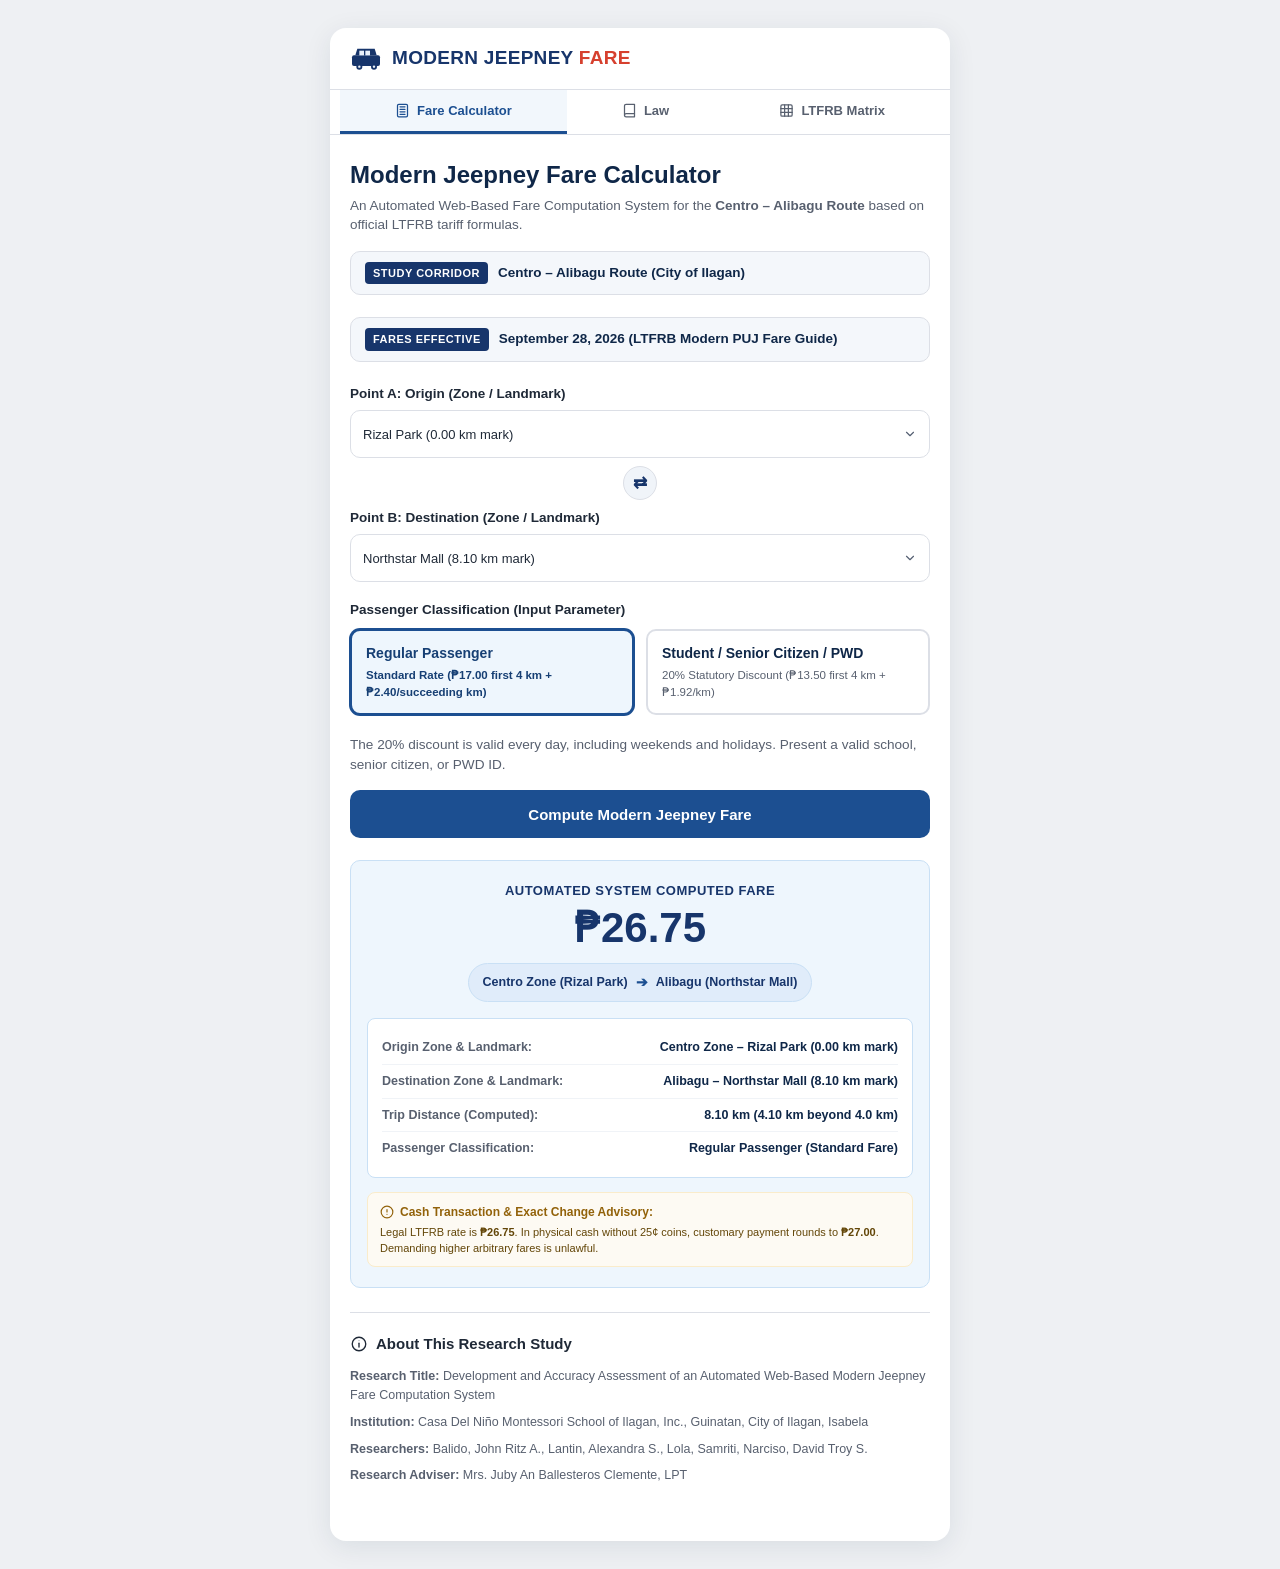
<file: index.html>
<!DOCTYPE html>
<html lang="en">
<head>
<meta charset="UTF-8">
<meta name="viewport" content="width=device-width, initial-scale=1.0">
<title>Automated Modern Jeepney Fare Computation System | Ilagan City</title>
<link rel="stylesheet" href="style.css">
</head>
<body>

<div class="page">

  <header class="site-header">
    <div class="logo">
      <svg class="logo-icon" width="32" height="28" viewBox="0 0 48 40" aria-hidden="true">
        <rect x="3" y="16" width="42" height="16" rx="3" fill="#17356b"/>
        <path d="M8 16 L11 6 H37 L40 16 Z" fill="#17356b"/>
        <rect x="14" y="9" width="7" height="7" fill="#eaf1fa"/>
        <rect x="23" y="9" width="7" height="7" fill="#eaf1fa"/>
        <circle cx="14" cy="33" r="4.5" fill="#17356b"/>
        <circle cx="14" cy="33" r="1.8" fill="#eaf1fa"/>
        <circle cx="36" cy="33" r="4.5" fill="#17356b"/>
        <circle cx="36" cy="33" r="1.8" fill="#eaf1fa"/>
      </svg>
      <span class="logo-text">MODERN JEEPNEY <span class="accent">FARE</span></span>
    </div>
  </header>

  <!-- Consistent Navigation Tabs -->
  <nav class="nav-bar" role="tablist" aria-label="Main Navigation">
    <button type="button" class="nav-tab active" role="tab" id="tab-calculator-btn" aria-selected="true" aria-controls="panel-calculator">
      <svg width="15" height="15" viewBox="0 0 24 24" fill="none" stroke="currentColor" stroke-width="2" stroke-linecap="round" stroke-linejoin="round" aria-hidden="true"><rect x="4" y="2" width="16" height="20" rx="2"/><line x1="8" y1="6" x2="16" y2="6"/><line x1="8" y1="10" x2="16" y2="10"/><line x1="8" y1="14" x2="16" y2="14"/><line x1="8" y1="18" x2="16" y2="18"/></svg>
      <span>Fare Calculator</span>
    </button>
    <button type="button" class="nav-tab" role="tab" id="tab-law-btn" aria-selected="false" aria-controls="panel-law">
      <svg width="15" height="15" viewBox="0 0 24 24" fill="none" stroke="currentColor" stroke-width="2" stroke-linecap="round" stroke-linejoin="round" aria-hidden="true"><path d="M4 19.5A2.5 2.5 0 0 1 6.5 17H20"/><path d="M6.5 2H20v20H6.5A2.5 2.5 0 0 1 4 19.5v-15A2.5 2.5 0 0 1 6.5 2z"/></svg>
      <span>Law</span>
    </button>
    <button type="button" class="nav-tab" role="tab" id="tab-matrix-btn" aria-selected="false" aria-controls="panel-matrix">
      <svg width="15" height="15" viewBox="0 0 24 24" fill="none" stroke="currentColor" stroke-width="2" stroke-linecap="round" stroke-linejoin="round" aria-hidden="true"><rect x="3" y="3" width="18" height="18" rx="2"/><line x1="3" y1="9" x2="21" y2="9"/><line x1="3" y1="15" x2="21" y2="15"/><line x1="9" y1="3" x2="9" y2="21"/><line x1="15" y1="3" x2="15" y2="21"/></svg>
      <span>LTFRB Matrix</span>
    </button>
  </nav>

  <main class="container">

    <!-- TAB 1: Fare Calculator -->
    <div id="panel-calculator" class="tab-panel active" role="tabpanel" aria-labelledby="tab-calculator-btn">
      <h1>Modern Jeepney Fare Calculator</h1>
      <p class="subtitle">An Automated Web-Based Fare Computation System for the <strong>Centro – Alibagu Route</strong> based on official LTFRB tariff formulas.</p>

      <div class="route-banner">
        <span class="banner-tag">STUDY CORRIDOR</span>
        <span class="banner-title">Centro – Alibagu Route (City of Ilagan)</span>
      </div>

      <div class="route-banner">
        <span class="banner-tag">FARES EFFECTIVE</span>
        <span class="banner-title">September 28, 2026 (LTFRB Modern PUJ Fare Guide)</span>
      </div>

      <form id="fare-form" novalidate>
        <div class="zone-grid">
          
          <!-- Origin Selection -->
          <div class="zone-field">
            <label for="origin">Point A: Origin (Zone / Landmark)</label>
            <div class="input-wrap">
              <select id="origin" name="origin">
                <optgroup label="Centro Zone">
                  <option value="0" selected>Rizal Park (0.00 km mark)</option>
                  <option value="1">Ilagan City Hall (0.64 km mark)</option>
                  <option value="2">Paguirigan Memorial Park (0.95 km mark)</option>
                </optgroup>
                <optgroup label="Guinatan">
                  <option value="3">Casa del Niño Montessori School of Ilagan (1.90 km mark)</option>
                  <option value="4">Brgy. Guinatan Covered Court (2.49 km mark)</option>
                </optgroup>
                <optgroup label="Calamagui 2nd">
                  <option value="5">Puregold Ilagan Isabela (3.30 km mark)</option>
                  <option value="6">Robinsons Supermarket Ilagan (3.95 km mark)</option>
                </optgroup>
                <optgroup label="Baligatan">
                  <option value="7">Isabela Doctor's General Hospital (IDGH) (5.30 km mark)</option>
                </optgroup>
                <optgroup label="Alibagu">
                  <option value="8">Queen Isabela Park (6.95 km mark)</option>
                  <option value="9">Northstar Mall (8.10 km mark)</option>
                </optgroup>
              </select>
            </div>
          </div>

          <div class="swap-wrap">
            <button type="button" id="swap-btn" class="swap-btn" title="Swap Origin and Destination" aria-label="Swap Origin and Destination">⇄</button>
          </div>

          <!-- Destination Selection -->
          <div class="zone-field">
            <label for="destination">Point B: Destination (Zone / Landmark)</label>
            <div class="input-wrap">
              <select id="destination" name="destination">
                <optgroup label="Centro Zone">
                  <option value="0">Rizal Park (0.00 km mark)</option>
                  <option value="1">Ilagan City Hall (0.64 km mark)</option>
                  <option value="2">Paguirigan Memorial Park (0.95 km mark)</option>
                </optgroup>
                <optgroup label="Guinatan">
                  <option value="3">Casa del Niño Montessori School of Ilagan (1.90 km mark)</option>
                  <option value="4">Brgy. Guinatan Covered Court (2.49 km mark)</option>
                </optgroup>
                <optgroup label="Calamagui 2nd">
                  <option value="5">Puregold Ilagan Isabela (3.30 km mark)</option>
                  <option value="6">Robinsons Supermarket Ilagan (3.95 km mark)</option>
                </optgroup>
                <optgroup label="Baligatan">
                  <option value="7">Isabela Doctor's General Hospital (IDGH) (5.30 km mark)</option>
                </optgroup>
                <optgroup label="Alibagu">
                  <option value="8">Queen Isabela Park (6.95 km mark)</option>
                  <option value="9" selected>Northstar Mall (8.10 km mark)</option>
                </optgroup>
              </select>
            </div>
          </div>
        </div>

        <!-- Passenger Classification -->
        <label class="passenger-section-label">Passenger Classification (Input Parameter)</label>
        <div class="passenger-type-container">
          <div class="passenger-btn-group" role="radiogroup" aria-label="Passenger Classification">
            <label class="passenger-radio-label active" id="label-regular">
              <input type="radio" name="passenger-type" value="regular" checked>
              <span class="radio-title">Regular Passenger</span>
              <span class="radio-desc">Standard Rate (₱17.00 first 4 km + ₱2.40/succeeding km)</span>
            </label>
            <label class="passenger-radio-label" id="label-discounted">
              <input type="radio" name="passenger-type" value="discounted">
              <span class="radio-title">Student / Senior Citizen / PWD</span>
              <span class="radio-desc">20% Statutory Discount (₱13.50 first 4 km + ₱1.92/km)</span>
            </label>
          </div>
        </div>
        <p class="subtitle" style="font-size:0.85rem;margin-top:8px;">The 20% discount is valid every day, including weekends and holidays. Present a valid school, senior citizen, or PWD ID.</p>

        <button type="submit" class="calc-btn">Compute Modern Jeepney Fare</button>
      </form>

      <!-- Computed Output Section -->
      <div class="result" id="result" aria-live="polite">
        <p class="result-label">Automated System Computed Fare</p>
        <p class="result-amount" id="fare-amount">₱24.00</p>

        <div class="zone-trip-summary" id="zone-trip-summary">
          <div class="summary-badge">
            <span class="badge-point" id="badge-point-a">Point A</span>
            <span class="badge-arrow">➔</span>
            <span class="badge-point" id="badge-point-b">Point B</span>
          </div>
        </div>

        <div class="result-details">
          <div class="detail-row">
            <span class="detail-key">Origin Zone & Landmark:</span>
            <span class="detail-val" id="detail-point-a">—</span>
          </div>
          <div class="detail-row">
            <span class="detail-key">Destination Zone & Landmark:</span>
            <span class="detail-val" id="detail-point-b">—</span>
          </div>
          <div class="detail-row">
            <span class="detail-key">Trip Distance (Computed):</span>
            <span class="detail-val" id="detail-distance">—</span>
          </div>
          <div class="detail-row">
            <span class="detail-key">Passenger Classification:</span>
            <span class="detail-val" id="detail-passenger">—</span>
          </div>
        </div>

        <!-- NEW: Cash-Handling & Overcharge Advisory Card -->
        <div class="cash-advisory-card" id="cash-advisory-card">
          <p class="advisory-title">
            <svg width="14" height="14" viewBox="0 0 24 24" fill="none" stroke="currentColor" stroke-width="2" stroke-linecap="round" stroke-linejoin="round" aria-hidden="true"><circle cx="12" cy="12" r="10"/><line x1="12" y1="8" x2="12" y2="12"/><line x1="12" y1="16" x2="12.01" y2="16"/></svg>
            Cash Transaction & Exact Change Advisory:
          </p>
          <p class="advisory-desc" id="advisory-text">
            Under <strong>Republic Act No. 10909 (No Shortchanging Act)</strong>, service providers must give exact change. If 25¢ coins are unavailable, customary cash rounding rounds down to protect consumers. Charging whole-peso roundups (e.g. ₱20) is unlawful.
          </p>
        </div>
      </div>

      <!-- Research Metadata Section -->
      <div class="info-section">
        <h2>
          <svg viewBox="0 0 24 24" width="18" height="18" fill="none" stroke="currentColor" stroke-width="1.8" stroke-linecap="round" stroke-linejoin="round" aria-hidden="true"><circle cx="12" cy="12" r="9"/><line x1="12" y1="11" x2="12" y2="16"/><circle cx="12" cy="7.6" r="0.6" fill="currentColor" stroke="none"/></svg>
          About This Research Study
        </h2>
        <p class="study-item"><strong>Research Title:</strong> Development and Accuracy Assessment of an Automated Web-Based Modern Jeepney Fare Computation System</p>
        <p class="study-item"><strong>Institution:</strong> Casa Del Niño Montessori School of Ilagan, Inc., Guinatan, City of Ilagan, Isabela</p>
        <p class="study-item"><strong>Researchers:</strong> Balido, John Ritz A., Lantin, Alexandra S., Lola, Samriti, Narciso, David Troy S.</p>
        <p class="study-item"><strong>Research Adviser:</strong> Mrs. Juby An Ballesteros Clemente, LPT</p>
      </div>
    </div>

    <!-- TAB 2: Law -->
    <div id="panel-law" class="tab-panel" role="tabpanel" aria-labelledby="tab-law-btn" hidden>
      <h1>Relevant Transportation Laws & Policies</h1>
      <p class="subtitle">Official Philippine statutory mandates and LTFRB orders governing modern public utility jeepney (PUJ) fare structures, passenger discounts, and consumer rights.</p>

      <div class="route-banner">
        <span class="banner-tag">LEGAL BASIS</span>
        <span class="banner-title">Statutory Discount Privileges & Consumer Rights</span>
      </div>

      <!-- Fact-Check Buttons Card for Law -->
      <div class="official-actions-card">
        <p class="actions-title">Official Government Fact-Checking Portals</p>
        <p class="actions-desc">Verify statutory provisions, legal gazettes, and LTFRB nationwide fare guidelines on official government portals:</p>
        <div class="btn-group-actions">
          <a href="https://www.officialgazette.gov.ph" target="_blank" rel="noopener noreferrer" class="official-btn">
            <svg width="14" height="14" viewBox="0 0 24 24" fill="none" stroke="currentColor" stroke-width="2" stroke-linecap="round" stroke-linejoin="round" aria-hidden="true"><path d="M18 13v6a2 2 0 0 1-2 2H5a2 2 0 0 1-2-2V8a2 2 0 0 1 2-2h6"/><polyline points="15 3 21 3 21 9"/><line x1="10" y1="14" x2="21" y2="3"/></svg>
            <span>Visit Official Gazette Website</span>
          </a>
          <a href="https://ltfrb.gov.ph" target="_blank" rel="noopener noreferrer" class="official-btn official-btn-secondary">
            <svg width="14" height="14" viewBox="0 0 24 24" fill="none" stroke="currentColor" stroke-width="2" stroke-linecap="round" stroke-linejoin="round" aria-hidden="true"><path d="M18 13v6a2 2 0 0 1-2 2H5a2 2 0 0 1-2-2V8a2 2 0 0 1 2-2h6"/><polyline points="15 3 21 3 21 9"/><line x1="10" y1="14" x2="21" y2="3"/></svg>
            <span>Visit Official LTFRB Website</span>
          </a>
        </div>
      </div>

      <!-- NEW: REPUBLIC ACT NO. 10909 (NO SHORTCHANGING ACT) -->
      <div class="law-card">
        <div class="law-card-header">
          <span class="banner-tag">REPUBLIC ACT NO. 10909</span>
          <h2 class="law-title">No Shortchanging Act of 2016</h2>
        </div>
        <p class="law-desc">Mandates that all businesses and service providers (including public transport) must give exact change to consumers. It explicitly prohibits withholding change or rounding up fares due to a lack of small coins.</p>
        <div class="law-details">
          <div class="detail-row">
            <span class="detail-key">Mandate:</span>
            <span class="detail-val">Duty to give exact change without waiting to be asked (Sec. 4a)</span>
          </div>
          <div class="detail-row">
            <span class="detail-key">Prohibited Excuse:</span>
            <span class="detail-val">Lack of coins/small bills is NOT an excuse to shortchange (Sec. 4b)</span>
          </div>
          <div class="detail-row">
            <span class="detail-key">Enforcement:</span>
            <span class="detail-val">Fines from ₱500 to ₱25,000 and suspension of operating permits</span>
          </div>
        </div>
        <div class="law-action-wrap">
          <a href="https://www.officialgazette.gov.ph/2016/07/21/republic-act-no-10909/" target="_blank" rel="noopener noreferrer" class="law-cite-link">
            <svg width="13" height="13" viewBox="0 0 24 24" fill="none" stroke="currentColor" stroke-width="2" stroke-linecap="round" stroke-linejoin="round" aria-hidden="true"><path d="M18 13v6a2 2 0 0 1-2 2H5a2 2 0 0 1-2-2V8a2 2 0 0 1 2-2h6"/><polyline points="15 3 21 3 21 9"/><line x1="10" y1="14" x2="21" y2="3"/></svg>
            <span>Official Gazette Citation: Republic Act No. 10909</span>
          </a>
        </div>
      </div>

      <div class="law-card">
        <div class="law-card-header">
          <span class="banner-tag">REPUBLIC ACT NO. 11314</span>
          <h2 class="law-title">Student Fare Discount Act</h2>
        </div>
        <p class="law-desc">Enacted on April 17, 2019, institutionalizing the grant of a statutory twenty percent (20%) discount on domestic public transportation utilities for Filipino students.</p>
        <div class="law-details">
          <div class="detail-row">
            <span class="detail-key">Statutory Discount:</span>
            <span class="detail-val">20% off approved regular fare</span>
          </div>
          <div class="detail-row">
            <span class="detail-key">Coverage:</span>
            <span class="detail-val">Elementary, secondary, technical-vocational, and undergraduate students</span>
          </div>
          <div class="detail-row">
            <span class="detail-key">Validity:</span>
            <span class="detail-val">Everyday, including weekends, summer breaks, and legal holidays</span>
          </div>
        </div>
        <div class="law-action-wrap">
          <a href="https://www.officialgazette.gov.ph/2019/04/17/republic-act-no-11314/" target="_blank" rel="noopener noreferrer" class="law-cite-link">
            <svg width="13" height="13" viewBox="0 0 24 24" fill="none" stroke="currentColor" stroke-width="2" stroke-linecap="round" stroke-linejoin="round" aria-hidden="true"><path d="M18 13v6a2 2 0 0 1-2 2H5a2 2 0 0 1-2-2V8a2 2 0 0 1 2-2h6"/><polyline points="15 3 21 3 21 9"/><line x1="10" y1="14" x2="21" y2="3"/></svg>
            <span>Official Gazette Citation: Republic Act No. 11314</span>
          </a>
        </div>
      </div>

      <div class="law-card">
        <div class="law-card-header">
          <span class="banner-tag">REPUBLIC ACT NO. 9994</span>
          <h2 class="law-title">Expanded Senior Citizens Act of 2010</h2>
        </div>
        <p class="law-desc">Grants resident Filipino senior citizens aged sixty (60) years and above a mandatory 20% discount and Value Added Tax (VAT) exemption on public land transportation fares.</p>
        <div class="law-details">
          <div class="detail-row">
            <span class="detail-key">Statutory Discount:</span>
            <span class="detail-val">20% off approved regular fare</span>
          </div>
          <div class="detail-row">
            <span class="detail-key">Eligible Beneficiaries:</span>
            <span class="detail-val">Filipino citizens aged 60 years old and above</span>
          </div>
        </div>
        <div class="law-action-wrap">
          <a href="https://www.officialgazette.gov.ph/2010/02/15/republic-act-no-9994/" target="_blank" rel="noopener noreferrer" class="law-cite-link">
            <svg width="13" height="13" viewBox="0 0 24 24" fill="none" stroke="currentColor" stroke-width="2" stroke-linecap="round" stroke-linejoin="round" aria-hidden="true"><path d="M18 13v6a2 2 0 0 1-2 2H5a2 2 0 0 1-2-2V8a2 2 0 0 1 2-2h6"/><polyline points="15 3 21 3 21 9"/><line x1="10" y1="14" x2="21" y2="3"/></svg>
            <span>Official Gazette Citation: Republic Act No. 9994</span>
          </a>
        </div>
      </div>

      <div class="law-card">
        <div class="law-card-header">
          <span class="banner-tag">REPUBLIC ACT NO. 7277 / RA 10754</span>
          <h2 class="law-title">Magna Carta for Persons with Disability (PWD)</h2>
        </div>
        <p class="law-desc">Provides equal rights and privileges for persons with disabilities, mandating at least a 20% fare discount on all public transport services throughout the Philippines.</p>
        <div class="law-details">
          <div class="detail-row">
            <span class="detail-key">Statutory Discount:</span>
            <span class="detail-val">At least 20% off approved regular fare</span>
          </div>
          <div class="detail-row">
            <span class="detail-key">Eligible Beneficiaries:</span>
            <span class="detail-val">Persons with registered physical, sensory, or mental disabilities</span>
          </div>
        </div>
        <div class="law-action-wrap">
          <a href="https://www.officialgazette.gov.ph/2016/03/23/republic-act-no-10754/" target="_blank" rel="noopener noreferrer" class="law-cite-link">
            <svg width="13" height="13" viewBox="0 0 24 24" fill="none" stroke="currentColor" stroke-width="2" stroke-linecap="round" stroke-linejoin="round" aria-hidden="true"><path d="M18 13v6a2 2 0 0 1-2 2H5a2 2 0 0 1-2-2V8a2 2 0 0 1 2-2h6"/><polyline points="15 3 21 3 21 9"/><line x1="10" y1="14" x2="21" y2="3"/></svg>
            <span>Official Gazette Citation: Republic Act No. 10754</span>
          </a>
        </div>
      </div>

      <div class="law-card">
        <div class="law-card-header">
          <span class="banner-tag">LTFRB MC NO. 2017-024</span>
          <h2 class="law-title">Continuous Grant of Student Discounts</h2>
        </div>
        <p class="law-desc">Reiterates that public utility vehicle operators and drivers must grant the 20% student fare discount daily throughout the entire calendar year.</p>
        <div class="law-details">
          <div class="detail-row">
            <span class="detail-key">Implementation:</span>
            <span class="detail-val">Effective 7 days a week, including weekends and holidays</span>
          </div>
        </div>
        <div class="law-action-wrap">
          <a href="https://ltfrb.gov.ph" target="_blank" rel="noopener noreferrer" class="law-cite-link">
            <svg width="13" height="13" viewBox="0 0 24 24" fill="none" stroke="currentColor" stroke-width="2" stroke-linecap="round" stroke-linejoin="round" aria-hidden="true"><path d="M18 13v6a2 2 0 0 1-2 2H5a2 2 0 0 1-2-2V8a2 2 0 0 1 2-2h6"/><polyline points="15 3 21 3 21 9"/><line x1="10" y1="14" x2="21" y2="3"/></svg>
            <span>LTFRB Official Portal Verification</span>
          </a>
        </div>
      </div>

      <div class="law-card">
        <div class="law-card-header">
          <span class="banner-tag">LTFRB TARIFF GUIDELINES</span>
          <h2 class="law-title">Quarter-Peso Rounding Policy</h2>
        </div>
        <p class="law-desc">Specifies the official tariff formula and rounding methodology applied to computed public utility jeepney fares.</p>
        <div class="law-details">
          <div class="detail-row">
            <span class="detail-key">Rounding Standard:</span>
            <span class="detail-val">Officially rounded off to the nearest 25 centavos (₱0.25)</span>
          </div>
          <div class="detail-row">
            <span class="detail-key">Mandatory Display:</span>
            <span class="detail-val">Official LTFRB Fare Matrix must be conspicuously posted inside the PUJ</span>
          </div>
        </div>
        <div class="law-action-wrap">
          <a href="https://ltfrb.gov.ph" target="_blank" rel="noopener noreferrer" class="law-cite-link">
            <svg width="13" height="13" viewBox="0 0 24 24" fill="none" stroke="currentColor" stroke-width="2" stroke-linecap="round" stroke-linejoin="round" aria-hidden="true"><path d="M18 13v6a2 2 0 0 1-2 2H5a2 2 0 0 1-2-2V8a2 2 0 0 1 2-2h6"/><polyline points="15 3 21 3 21 9"/><line x1="10" y1="14" x2="21" y2="3"/></svg>
            <span>LTFRB Tariff Orders & Guidelines</span>
          </a>
        </div>
      </div>
    </div>

    <!-- TAB 3: Copy of LTFRB Matrix -->
    <div id="panel-matrix" class="tab-panel" role="tabpanel" aria-labelledby="tab-matrix-btn" hidden>
      <h1>LTFRB Fare Matrix</h1>
      <p class="subtitle">Complete reference copy of the Aircon Modern and Electric PUJ General Fare Guide issued by the Land Transportation Franchising and Regulatory Board.</p>

      <div class="route-banner">
        <span class="banner-tag">OFFICIAL MATRIX</span>
        <span class="banner-title">Aircon Modern & Electric PUJ General Fare Guide</span>
      </div>

      <!-- Fact-Check Buttons Card for Matrix -->
      <div class="official-actions-card">
        <p class="actions-title">Official Document Verification & Source</p>
        <p class="actions-desc">View the official scanned PDF copy of the LTFRB Fare Matrix or visit the official LTFRB portal to fact-check:</p>
        <div class="btn-group-actions">
          <a href="https://drive.google.com/file/d/1xBNN-_KPeCwPeeYd4cAx1UtB2wMbA9NO/view" target="_blank" rel="noopener noreferrer" class="official-btn">
            <svg width="14" height="14" viewBox="0 0 24 24" fill="none" stroke="currentColor" stroke-width="2" stroke-linecap="round" stroke-linejoin="round" aria-hidden="true"><path d="M14 2H6a2 2 0 0 0-2 2v16a2 2 0 0 0 2 2h12a2 2 0 0 0 2-2V8z"/><polyline points="14 2 14 8 20 8"/><line x1="16" y1="13" x2="8" y2="13"/><line x1="16" y1="17" x2="8" y2="17"/><polyline points="10 9 9 9 8 9"/></svg>
            <span>Open Official LTFRB Matrix Copy</span>
          </a>
          <a href="https://ltfrb.gov.ph" target="_blank" rel="noopener noreferrer" class="official-btn official-btn-secondary">
            <svg width="14" height="14" viewBox="0 0 24 24" fill="none" stroke="currentColor" stroke-width="2" stroke-linecap="round" stroke-linejoin="round" aria-hidden="true"><path d="M18 13v6a2 2 0 0 1-2 2H5a2 2 0 0 1-2-2V8a2 2 0 0 1 2-2h6"/><polyline points="15 3 21 3 21 9"/><line x1="10" y1="14" x2="21" y2="3"/></svg>
            <span>Visit Official LTFRB Website</span>
          </a>
        </div>
      </div>

      <div class="matrix-sheet">
        <div class="matrix-official-banner">
          <p class="matrix-gov-text">Republic of the Philippines • Department of Transportation</p>
          <h2 class="matrix-agency-text">LAND TRANSPORTATION FRANCHISING AND REGULATORY BOARD</h2>
          <p class="matrix-address">East Avenue, Quezon City</p>
          <div class="matrix-badge-wrap">
            <span class="summary-badge">Effective Date: September 28, 2026</span>
          </div>
        </div>

        <div class="matrix-grid">
          
          <!-- Column 1: Kms 1 to 25 -->
          <div class="matrix-table-wrap">
            <table class="matrix-table" aria-label="LTFRB Fare Matrix Part 1: Distances 1 to 25 km">
              <thead>
                <tr>
                  <th rowspan="2" class="col-dist">Distance<br>(kms.)</th>
                  <th colspan="2" class="th-main">OLD FARE RATE</th>
                  <th colspan="2" class="th-main">NEW FARE RATE</th>
                </tr>
                <tr>
                  <th class="th-sub">Regular</th>
                  <th class="th-sub">Student /<br>Elderly /<br>PWD</th>
                  <th class="th-sub">Regular</th>
                  <th class="th-sub">Student /<br>Elderly /<br>PWD</th>
                </tr>
              </thead>
              <tbody>
                <tr><td class="col-dist">1</td><td>15.00</td><td>12.00</td><td class="col-new">17.00</td><td class="col-new">13.50</td></tr>
                <tr><td class="col-dist">2</td><td>15.00</td><td>12.00</td><td class="col-new">17.00</td><td class="col-new">13.50</td></tr>
                <tr><td class="col-dist">3</td><td>15.00</td><td>12.00</td><td class="col-new">17.00</td><td class="col-new">13.50</td></tr>
                <tr><td class="col-dist">4</td><td>15.00</td><td>12.00</td><td class="col-new">17.00</td><td class="col-new">13.50</td></tr>
                <tr><td class="col-dist">5</td><td>17.25</td><td>13.75</td><td class="col-new">19.50</td><td class="col-new">15.50</td></tr>
                <tr><td class="col-dist">6</td><td>19.50</td><td>15.50</td><td class="col-new">21.75</td><td class="col-new">17.50</td></tr>
                <tr><td class="col-dist">7</td><td>21.50</td><td>17.25</td><td class="col-new">24.25</td><td class="col-new">19.25</td></tr>
                <tr><td class="col-dist">8</td><td>23.75</td><td>19.00</td><td class="col-new">26.50</td><td class="col-new">21.25</td></tr>
                <tr><td class="col-dist">9</td><td>26.00</td><td>20.75</td><td class="col-new">29.00</td><td class="col-new">23.25</td></tr>
                <tr><td class="col-dist">10</td><td>28.25</td><td>22.50</td><td class="col-new">31.50</td><td class="col-new">25.00</td></tr>
                <tr><td class="col-dist">11</td><td>30.50</td><td>24.25</td><td class="col-new">33.75</td><td class="col-new">27.00</td></tr>
                <tr><td class="col-dist">12</td><td>32.50</td><td>26.00</td><td class="col-new">36.25</td><td class="col-new">29.00</td></tr>
                <tr><td class="col-dist">13</td><td>34.75</td><td>27.75</td><td class="col-new">38.50</td><td class="col-new">31.00</td></tr>
                <tr><td class="col-dist">14</td><td>37.00</td><td>29.50</td><td class="col-new">41.00</td><td class="col-new">32.75</td></tr>
                <tr><td class="col-dist">15</td><td>39.25</td><td>31.25</td><td class="col-new">43.50</td><td class="col-new">34.75</td></tr>
                <tr><td class="col-dist">16</td><td>41.50</td><td>33.00</td><td class="col-new">45.75</td><td class="col-new">36.75</td></tr>
                <tr><td class="col-dist">17</td><td>43.50</td><td>35.00</td><td class="col-new">48.25</td><td class="col-new">38.50</td></tr>
                <tr><td class="col-dist">18</td><td>45.75</td><td>36.75</td><td class="col-new">50.50</td><td class="col-new">40.50</td></tr>
                <tr><td class="col-dist">19</td><td>48.00</td><td>38.50</td><td class="col-new">53.00</td><td class="col-new">42.50</td></tr>
                <tr><td class="col-dist">20</td><td>50.25</td><td>40.25</td><td class="col-new">55.50</td><td class="col-new">44.25</td></tr>
                <tr><td class="col-dist">21</td><td>52.50</td><td>42.00</td><td class="col-new">57.75</td><td class="col-new">46.25</td></tr>
                <tr><td class="col-dist">22</td><td>54.50</td><td>43.75</td><td class="col-new">60.25</td><td class="col-new">48.25</td></tr>
                <tr><td class="col-dist">23</td><td>56.75</td><td>45.50</td><td class="col-new">62.50</td><td class="col-new">50.00</td></tr>
                <tr><td class="col-dist">24</td><td>59.00</td><td>47.25</td><td class="col-new">65.00</td><td class="col-new">52.00</td></tr>
                <tr><td class="col-dist">25</td><td>61.25</td><td>49.00</td><td class="col-new">67.50</td><td class="col-new">54.00</td></tr>
              </tbody>
            </table>
          </div>

          <!-- Column 2: Kms 26 to 50 -->
          <div class="matrix-table-wrap">
            <table class="matrix-table" aria-label="LTFRB Fare Matrix Part 2: Distances 26 to 50 km">
              <thead>
                <tr>
                  <th rowspan="2" class="col-dist">Distance<br>(kms.)</th>
                  <th colspan="2" class="th-main">OLD FARE RATE</th>
                  <th colspan="2" class="th-main">NEW FARE RATE</th>
                </tr>
                <tr>
                  <th class="th-sub">Regular</th>
                  <th class="th-sub">Student /<br>Elderly /<br>PWD</th>
                  <th class="th-sub">Regular</th>
                  <th class="th-sub">Student /<br>Elderly /<br>PWD</th>
                </tr>
              </thead>
              <tbody>
                <tr><td class="col-dist">26</td><td>63.50</td><td>50.75</td><td class="col-new">69.75</td><td class="col-new">55.75</td></tr>
                <tr><td class="col-dist">27</td><td>65.50</td><td>52.50</td><td class="col-new">72.25</td><td class="col-new">57.75</td></tr>
                <tr><td class="col-dist">28</td><td>67.75</td><td>54.25</td><td class="col-new">74.50</td><td class="col-new">59.75</td></tr>
                <tr><td class="col-dist">29</td><td>70.00</td><td>56.00</td><td class="col-new">77.00</td><td class="col-new">61.50</td></tr>
                <tr><td class="col-dist">30</td><td>72.25</td><td>57.75</td><td class="col-new">79.50</td><td class="col-new">63.50</td></tr>
                <tr><td class="col-dist">31</td><td>74.50</td><td>59.50</td><td class="col-new">81.75</td><td class="col-new">65.50</td></tr>
                <tr><td class="col-dist">32</td><td>76.50</td><td>61.25</td><td class="col-new">84.25</td><td class="col-new">67.25</td></tr>
                <tr><td class="col-dist">33</td><td>78.75</td><td>63.00</td><td class="col-new">86.50</td><td class="col-new">69.25</td></tr>
                <tr><td class="col-dist">34</td><td>81.00</td><td>64.75</td><td class="col-new">89.00</td><td class="col-new">71.25</td></tr>
                <tr><td class="col-dist">35</td><td>83.25</td><td>66.50</td><td class="col-new">91.50</td><td class="col-new">73.00</td></tr>
                <tr><td class="col-dist">36</td><td>85.50</td><td>68.25</td><td class="col-new">93.75</td><td class="col-new">75.00</td></tr>
                <tr><td class="col-dist">37</td><td>87.50</td><td>70.00</td><td class="col-new">96.25</td><td class="col-new">77.00</td></tr>
                <tr><td class="col-dist">38</td><td>89.75</td><td>71.75</td><td class="col-new">98.50</td><td class="col-new">79.00</td></tr>
                <tr><td class="col-dist">39</td><td>92.00</td><td>73.50</td><td class="col-new">101.00</td><td class="col-new">80.75</td></tr>
                <tr><td class="col-dist">40</td><td>94.25</td><td>75.25</td><td class="col-new">103.50</td><td class="col-new">82.75</td></tr>
                <tr><td class="col-dist">41</td><td>96.50</td><td>77.00</td><td class="col-new">105.75</td><td class="col-new">84.75</td></tr>
                <tr><td class="col-dist">42</td><td>98.50</td><td>79.00</td><td class="col-new">108.25</td><td class="col-new">86.50</td></tr>
                <tr><td class="col-dist">43</td><td>100.75</td><td>80.75</td><td class="col-new">110.50</td><td class="col-new">88.50</td></tr>
                <tr><td class="col-dist">44</td><td>103.00</td><td>82.50</td><td class="col-new">113.00</td><td class="col-new">90.50</td></tr>
                <tr><td class="col-dist">45</td><td>105.25</td><td>84.25</td><td class="col-new">115.50</td><td class="col-new">92.25</td></tr>
                <tr><td class="col-dist">46</td><td>107.50</td><td>86.00</td><td class="col-new">117.75</td><td class="col-new">94.25</td></tr>
                <tr><td class="col-dist">47</td><td>109.50</td><td>87.75</td><td class="col-new">120.25</td><td class="col-new">96.25</td></tr>
                <tr><td class="col-dist">48</td><td>111.75</td><td>89.50</td><td class="col-new">122.50</td><td class="col-new">98.00</td></tr>
                <tr><td class="col-dist">49</td><td>114.00</td><td>91.25</td><td class="col-new">125.00</td><td class="col-new">100.00</td></tr>
                <tr><td class="col-dist">50</td><td>116.25</td><td>93.00</td><td class="col-new">127.50</td><td class="col-new">102.00</td></tr>
              </tbody>
            </table>
          </div>

        </div>

        <div class="result-details matrix-notes">
          <div class="detail-row">
            <span class="detail-key">Computation Method:</span>
            <span class="detail-val">Official Add-on Method</span>
          </div>
          <div class="detail-row">
            <span class="detail-key">Regular Base Fare (First 4 km):</span>
            <span class="detail-val">₱17.00</span>
          </div>
          <div class="detail-row">
            <span class="detail-key">Regular Succeeding Rate:</span>
            <span class="detail-val">+₱2.40 per succeeding kilometer</span>
          </div>
          <div class="detail-row">
            <span class="detail-key">Student / Elderly / PWD Base Fare (First 4 km):</span>
            <span class="detail-val">₱13.60</span>
          </div>
          <div class="detail-row">
            <span class="detail-key">Student / Elderly / PWD Succeeding Rate:</span>
            <span class="detail-val">+₱1.92 per succeeding kilometer</span>
          </div>
          <div class="detail-row">
            <span class="detail-key">Statutory Discount Policy:</span>
            <span class="detail-val">20% Discount Everyday (MC 2017-024)</span>
          </div>
          <div class="detail-row">
            <span class="detail-key">Rounding Standard:</span>
            <span class="detail-val">Rounded off to nearest 25 centavos (₱0.25)</span>
          </div>
          <div class="detail-row">
            <span class="detail-key">Official PDF Document Copy:</span>
            <span class="detail-val"><a href="https://drive.google.com/file/d/1xBNN-_KPeCwPeeYd4cAx1UtB2wMbA9NO/view" target="_blank" rel="noopener noreferrer" class="table-link">Google Drive Scanned Matrix PDF</a></span>
          </div>
          <div class="detail-row">
            <span class="detail-key">LTFRB Public Portal / 24/7 Hotline:</span>
            <span class="detail-val"><a href="https://ltfrb.gov.ph" target="_blank" rel="noopener noreferrer" class="table-link">www.ltfrb.gov.ph</a> • Hotline 1342</span>
          </div>
        </div>
      </div>
    </div>

  </main>

</div>

<script src="script.js"></script>
</body>
</html>
</file>
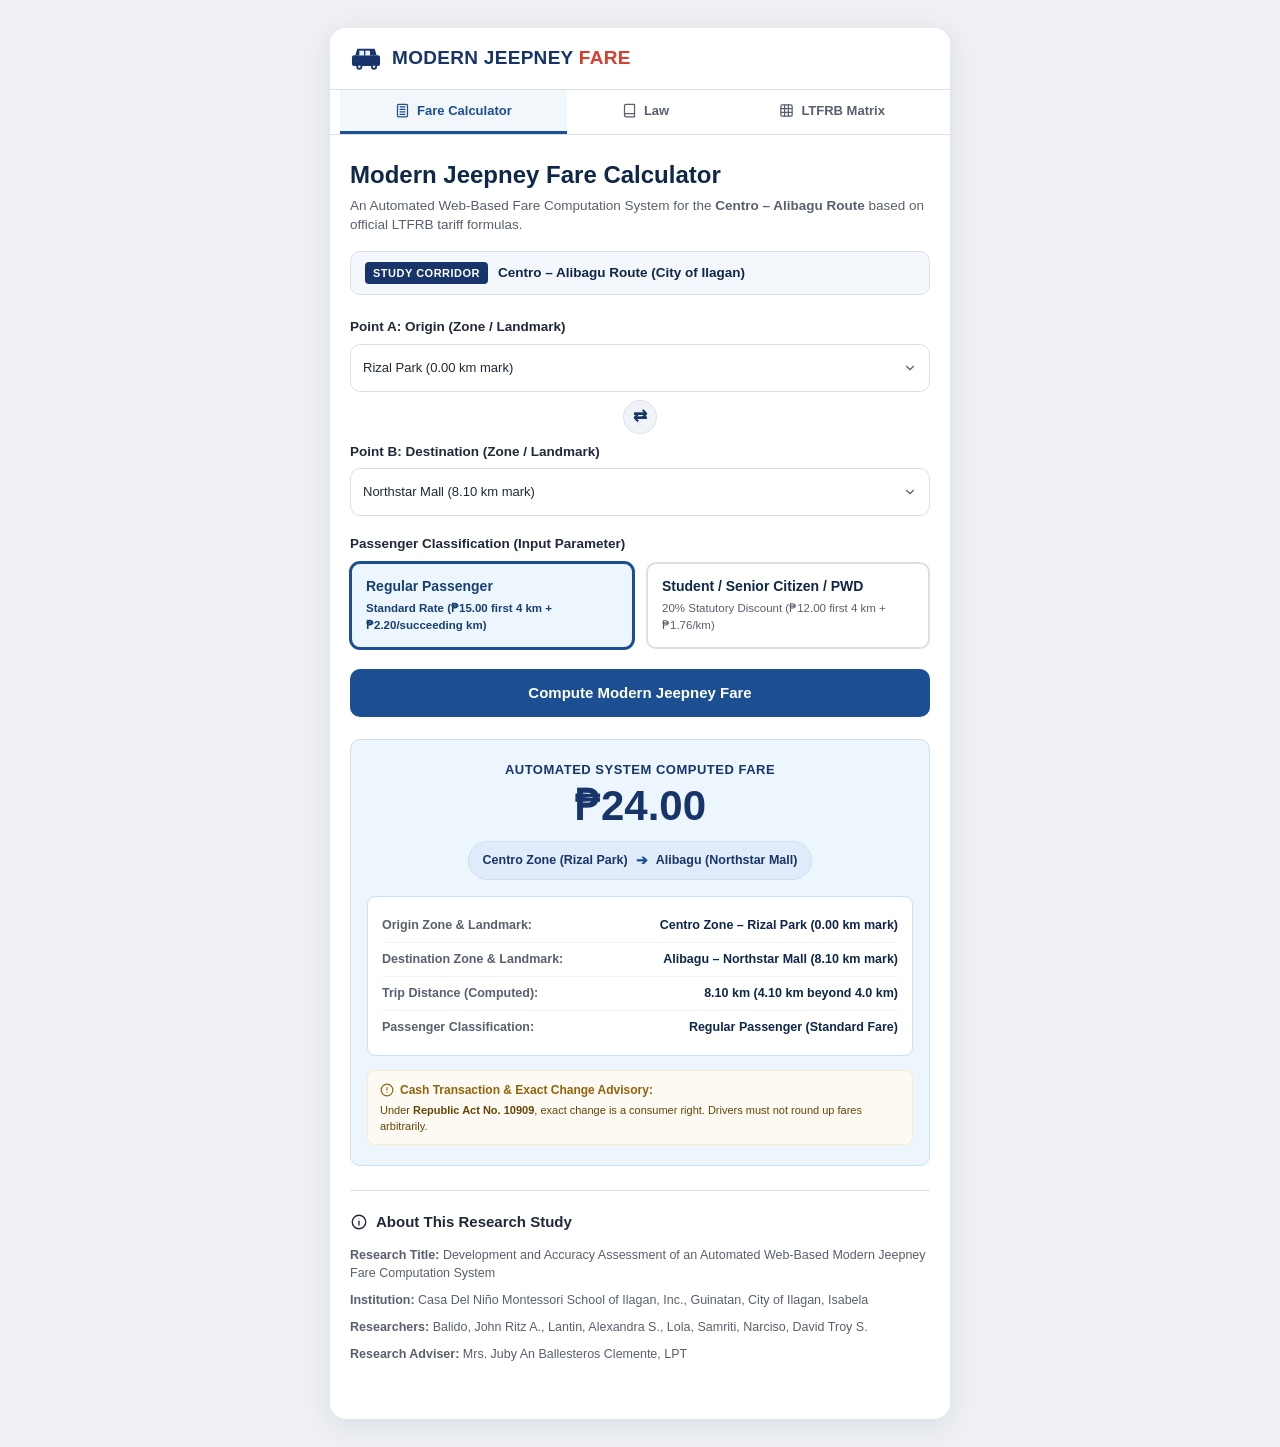
<file: old/index.html>
<!DOCTYPE html>
<html lang="en">
<head>
<meta charset="UTF-8">
<meta name="viewport" content="width=device-width, initial-scale=1.0">
<title>Automated Modern Jeepney Fare Computation System | Ilagan City</title>
<link rel="stylesheet" href="style.css">
</head>
<body>

<div class="page">

  <header class="site-header">
    <div class="logo">
      <svg class="logo-icon" width="32" height="28" viewBox="0 0 48 40" aria-hidden="true">
        <rect x="3" y="16" width="42" height="16" rx="3" fill="#17356b"/>
        <path d="M8 16 L11 6 H37 L40 16 Z" fill="#17356b"/>
        <rect x="14" y="9" width="7" height="7" fill="#eaf1fa"/>
        <rect x="23" y="9" width="7" height="7" fill="#eaf1fa"/>
        <circle cx="14" cy="33" r="4.5" fill="#17356b"/>
        <circle cx="14" cy="33" r="1.8" fill="#eaf1fa"/>
        <circle cx="36" cy="33" r="4.5" fill="#17356b"/>
        <circle cx="36" cy="33" r="1.8" fill="#eaf1fa"/>
      </svg>
      <span class="logo-text">MODERN JEEPNEY <span class="accent">FARE</span></span>
    </div>
  </header>

  <!-- Consistent Navigation Tabs -->
  <nav class="nav-bar" role="tablist" aria-label="Main Navigation">
    <button type="button" class="nav-tab active" role="tab" id="tab-calculator-btn" aria-selected="true" aria-controls="panel-calculator">
      <svg width="15" height="15" viewBox="0 0 24 24" fill="none" stroke="currentColor" stroke-width="2" stroke-linecap="round" stroke-linejoin="round" aria-hidden="true"><rect x="4" y="2" width="16" height="20" rx="2"/><line x1="8" y1="6" x2="16" y2="6"/><line x1="8" y1="10" x2="16" y2="10"/><line x1="8" y1="14" x2="16" y2="14"/><line x1="8" y1="18" x2="16" y2="18"/></svg>
      <span>Fare Calculator</span>
    </button>
    <button type="button" class="nav-tab" role="tab" id="tab-law-btn" aria-selected="false" aria-controls="panel-law">
      <svg width="15" height="15" viewBox="0 0 24 24" fill="none" stroke="currentColor" stroke-width="2" stroke-linecap="round" stroke-linejoin="round" aria-hidden="true"><path d="M4 19.5A2.5 2.5 0 0 1 6.5 17H20"/><path d="M6.5 2H20v20H6.5A2.5 2.5 0 0 1 4 19.5v-15A2.5 2.5 0 0 1 6.5 2z"/></svg>
      <span>Law</span>
    </button>
    <button type="button" class="nav-tab" role="tab" id="tab-matrix-btn" aria-selected="false" aria-controls="panel-matrix">
      <svg width="15" height="15" viewBox="0 0 24 24" fill="none" stroke="currentColor" stroke-width="2" stroke-linecap="round" stroke-linejoin="round" aria-hidden="true"><rect x="3" y="3" width="18" height="18" rx="2"/><line x1="3" y1="9" x2="21" y2="9"/><line x1="3" y1="15" x2="21" y2="15"/><line x1="9" y1="3" x2="9" y2="21"/><line x1="15" y1="3" x2="15" y2="21"/></svg>
      <span>LTFRB Matrix</span>
    </button>
  </nav>

  <main class="container">

    <!-- TAB 1: Fare Calculator -->
    <div id="panel-calculator" class="tab-panel active" role="tabpanel" aria-labelledby="tab-calculator-btn">
      <h1>Modern Jeepney Fare Calculator</h1>
      <p class="subtitle">An Automated Web-Based Fare Computation System for the <strong>Centro – Alibagu Route</strong> based on official LTFRB tariff formulas.</p>

      <div class="route-banner">
        <span class="banner-tag">STUDY CORRIDOR</span>
        <span class="banner-title">Centro – Alibagu Route (City of Ilagan)</span>
      </div>

      <form id="fare-form" novalidate>
        <div class="zone-grid">
          
          <!-- Origin Selection -->
          <div class="zone-field">
            <label for="origin">Point A: Origin (Zone / Landmark)</label>
            <div class="input-wrap">
              <select id="origin" name="origin">
                <optgroup label="Centro Zone">
                  <option value="0" selected>Rizal Park (0.00 km mark)</option>
                  <option value="1">Ilagan City Hall (0.64 km mark)</option>
                  <option value="2">Paguirigan Memorial Park (0.95 km mark)</option>
                </optgroup>
                <optgroup label="Guinatan">
                  <option value="3">Casa del Niño Montessori School of Ilagan (1.90 km mark)</option>
                  <option value="4">Brgy. Guinatan Covered Court (2.49 km mark)</option>
                </optgroup>
                <optgroup label="Calamagui 2nd">
                  <option value="5">Puregold Ilagan Isabela (3.30 km mark)</option>
                  <option value="6">Robinsons Supermarket Ilagan (3.95 km mark)</option>
                </optgroup>
                <optgroup label="Baligatan">
                  <option value="7">Isabela Doctor's General Hospital (IDGH) (5.30 km mark)</option>
                </optgroup>
                <optgroup label="Alibagu">
                  <option value="8">Queen Isabela Park (6.95 km mark)</option>
                  <option value="9">Northstar Mall (8.10 km mark)</option>
                </optgroup>
              </select>
            </div>
          </div>

          <div class="swap-wrap">
            <button type="button" id="swap-btn" class="swap-btn" title="Swap Origin and Destination" aria-label="Swap Origin and Destination">⇄</button>
          </div>

          <!-- Destination Selection -->
          <div class="zone-field">
            <label for="destination">Point B: Destination (Zone / Landmark)</label>
            <div class="input-wrap">
              <select id="destination" name="destination">
                <optgroup label="Centro Zone">
                  <option value="0">Rizal Park (0.00 km mark)</option>
                  <option value="1">Ilagan City Hall (0.64 km mark)</option>
                  <option value="2">Paguirigan Memorial Park (0.95 km mark)</option>
                </optgroup>
                <optgroup label="Guinatan">
                  <option value="3">Casa del Niño Montessori School of Ilagan (1.90 km mark)</option>
                  <option value="4">Brgy. Guinatan Covered Court (2.49 km mark)</option>
                </optgroup>
                <optgroup label="Calamagui 2nd">
                  <option value="5">Puregold Ilagan Isabela (3.30 km mark)</option>
                  <option value="6">Robinsons Supermarket Ilagan (3.95 km mark)</option>
                </optgroup>
                <optgroup label="Baligatan">
                  <option value="7">Isabela Doctor's General Hospital (IDGH) (5.30 km mark)</option>
                </optgroup>
                <optgroup label="Alibagu">
                  <option value="8">Queen Isabela Park (6.95 km mark)</option>
                  <option value="9" selected>Northstar Mall (8.10 km mark)</option>
                </optgroup>
              </select>
            </div>
          </div>
        </div>

        <!-- Passenger Classification -->
        <label class="passenger-section-label">Passenger Classification (Input Parameter)</label>
        <div class="passenger-type-container">
          <div class="passenger-btn-group" role="radiogroup" aria-label="Passenger Classification">
            <label class="passenger-radio-label active" id="label-regular">
              <input type="radio" name="passenger-type" value="regular" checked>
              <span class="radio-title">Regular Passenger</span>
              <span class="radio-desc">Standard Rate (₱15.00 first 4 km + ₱2.20/succeeding km)</span>
            </label>
            <label class="passenger-radio-label" id="label-discounted">
              <input type="radio" name="passenger-type" value="discounted">
              <span class="radio-title">Student / Senior Citizen / PWD</span>
              <span class="radio-desc">20% Statutory Discount (₱12.00 first 4 km + ₱1.76/km)</span>
            </label>
          </div>
        </div>

        <button type="submit" class="calc-btn">Compute Modern Jeepney Fare</button>
      </form>

      <!-- Computed Output Section -->
      <div class="result" id="result" aria-live="polite">
        <p class="result-label">Automated System Computed Fare</p>
        <p class="result-amount" id="fare-amount">₱24.00</p>

        <div class="zone-trip-summary" id="zone-trip-summary">
          <div class="summary-badge">
            <span class="badge-point" id="badge-point-a">Point A</span>
            <span class="badge-arrow">➔</span>
            <span class="badge-point" id="badge-point-b">Point B</span>
          </div>
        </div>

        <div class="result-details">
          <div class="detail-row">
            <span class="detail-key">Origin Zone & Landmark:</span>
            <span class="detail-val" id="detail-point-a">—</span>
          </div>
          <div class="detail-row">
            <span class="detail-key">Destination Zone & Landmark:</span>
            <span class="detail-val" id="detail-point-b">—</span>
          </div>
          <div class="detail-row">
            <span class="detail-key">Trip Distance (Computed):</span>
            <span class="detail-val" id="detail-distance">—</span>
          </div>
          <div class="detail-row">
            <span class="detail-key">Passenger Classification:</span>
            <span class="detail-val" id="detail-passenger">—</span>
          </div>
        </div>

        <!-- NEW: Cash-Handling & Overcharge Advisory Card -->
        <div class="cash-advisory-card" id="cash-advisory-card">
          <p class="advisory-title">
            <svg width="14" height="14" viewBox="0 0 24 24" fill="none" stroke="currentColor" stroke-width="2" stroke-linecap="round" stroke-linejoin="round" aria-hidden="true"><circle cx="12" cy="12" r="10"/><line x1="12" y1="8" x2="12" y2="12"/><line x1="12" y1="16" x2="12.01" y2="16"/></svg>
            Cash Transaction & Exact Change Advisory:
          </p>
          <p class="advisory-desc" id="advisory-text">
            Under <strong>Republic Act No. 10909 (No Shortchanging Act)</strong>, service providers must give exact change. If 25¢ coins are unavailable, customary cash rounding rounds down to protect consumers. Charging whole-peso roundups (e.g. ₱20) is unlawful.
          </p>
        </div>
      </div>

      <!-- Research Metadata Section -->
      <div class="info-section">
        <h2>
          <svg viewBox="0 0 24 24" width="18" height="18" fill="none" stroke="currentColor" stroke-width="1.8" stroke-linecap="round" stroke-linejoin="round" aria-hidden="true"><circle cx="12" cy="12" r="9"/><line x1="12" y1="11" x2="12" y2="16"/><circle cx="12" cy="7.6" r="0.6" fill="currentColor" stroke="none"/></svg>
          About This Research Study
        </h2>
        <p class="study-item"><strong>Research Title:</strong> Development and Accuracy Assessment of an Automated Web-Based Modern Jeepney Fare Computation System</p>
        <p class="study-item"><strong>Institution:</strong> Casa Del Niño Montessori School of Ilagan, Inc., Guinatan, City of Ilagan, Isabela</p>
        <p class="study-item"><strong>Researchers:</strong> Balido, John Ritz A., Lantin, Alexandra S., Lola, Samriti, Narciso, David Troy S.</p>
        <p class="study-item"><strong>Research Adviser:</strong> Mrs. Juby An Ballesteros Clemente, LPT</p>
      </div>
    </div>

    <!-- TAB 2: Law -->
    <div id="panel-law" class="tab-panel" role="tabpanel" aria-labelledby="tab-law-btn" hidden>
      <h1>Relevant Transportation Laws & Policies</h1>
      <p class="subtitle">Official Philippine statutory mandates and LTFRB orders governing modern public utility jeepney (PUJ) fare structures, passenger discounts, and consumer rights.</p>

      <div class="route-banner">
        <span class="banner-tag">LEGAL BASIS</span>
        <span class="banner-title">Statutory Discount Privileges & Consumer Rights</span>
      </div>

      <!-- Fact-Check Buttons Card for Law -->
      <div class="official-actions-card">
        <p class="actions-title">Official Government Fact-Checking Portals</p>
        <p class="actions-desc">Verify statutory provisions, legal gazettes, and LTFRB nationwide fare guidelines on official government portals:</p>
        <div class="btn-group-actions">
          <a href="https://www.officialgazette.gov.ph" target="_blank" rel="noopener noreferrer" class="official-btn">
            <svg width="14" height="14" viewBox="0 0 24 24" fill="none" stroke="currentColor" stroke-width="2" stroke-linecap="round" stroke-linejoin="round" aria-hidden="true"><path d="M18 13v6a2 2 0 0 1-2 2H5a2 2 0 0 1-2-2V8a2 2 0 0 1 2-2h6"/><polyline points="15 3 21 3 21 9"/><line x1="10" y1="14" x2="21" y2="3"/></svg>
            <span>Visit Official Gazette Website</span>
          </a>
          <a href="https://ltfrb.gov.ph" target="_blank" rel="noopener noreferrer" class="official-btn official-btn-secondary">
            <svg width="14" height="14" viewBox="0 0 24 24" fill="none" stroke="currentColor" stroke-width="2" stroke-linecap="round" stroke-linejoin="round" aria-hidden="true"><path d="M18 13v6a2 2 0 0 1-2 2H5a2 2 0 0 1-2-2V8a2 2 0 0 1 2-2h6"/><polyline points="15 3 21 3 21 9"/><line x1="10" y1="14" x2="21" y2="3"/></svg>
            <span>Visit Official LTFRB Website</span>
          </a>
        </div>
      </div>

      <!-- NEW: REPUBLIC ACT NO. 10909 (NO SHORTCHANGING ACT) -->
      <div class="law-card">
        <div class="law-card-header">
          <span class="banner-tag">REPUBLIC ACT NO. 10909</span>
          <h2 class="law-title">No Shortchanging Act of 2016</h2>
        </div>
        <p class="law-desc">Mandates that all businesses and service providers (including public transport) must give exact change to consumers. It explicitly prohibits withholding change or rounding up fares due to a lack of small coins.</p>
        <div class="law-details">
          <div class="detail-row">
            <span class="detail-key">Mandate:</span>
            <span class="detail-val">Duty to give exact change without waiting to be asked (Sec. 4a)</span>
          </div>
          <div class="detail-row">
            <span class="detail-key">Prohibited Excuse:</span>
            <span class="detail-val">Lack of coins/small bills is NOT an excuse to shortchange (Sec. 4b)</span>
          </div>
          <div class="detail-row">
            <span class="detail-key">Enforcement:</span>
            <span class="detail-val">Fines from ₱500 to ₱25,000 and suspension of operating permits</span>
          </div>
        </div>
        <div class="law-action-wrap">
          <a href="https://www.officialgazette.gov.ph/2016/07/21/republic-act-no-10909/" target="_blank" rel="noopener noreferrer" class="law-cite-link">
            <svg width="13" height="13" viewBox="0 0 24 24" fill="none" stroke="currentColor" stroke-width="2" stroke-linecap="round" stroke-linejoin="round" aria-hidden="true"><path d="M18 13v6a2 2 0 0 1-2 2H5a2 2 0 0 1-2-2V8a2 2 0 0 1 2-2h6"/><polyline points="15 3 21 3 21 9"/><line x1="10" y1="14" x2="21" y2="3"/></svg>
            <span>Official Gazette Citation: Republic Act No. 10909</span>
          </a>
        </div>
      </div>

      <div class="law-card">
        <div class="law-card-header">
          <span class="banner-tag">REPUBLIC ACT NO. 11314</span>
          <h2 class="law-title">Student Fare Discount Act</h2>
        </div>
        <p class="law-desc">Enacted on April 17, 2019, institutionalizing the grant of a statutory twenty percent (20%) discount on domestic public transportation utilities for Filipino students.</p>
        <div class="law-details">
          <div class="detail-row">
            <span class="detail-key">Statutory Discount:</span>
            <span class="detail-val">20% off approved regular fare</span>
          </div>
          <div class="detail-row">
            <span class="detail-key">Coverage:</span>
            <span class="detail-val">Elementary, secondary, technical-vocational, and undergraduate students</span>
          </div>
          <div class="detail-row">
            <span class="detail-key">Validity:</span>
            <span class="detail-val">Everyday, including weekends, summer breaks, and legal holidays</span>
          </div>
        </div>
        <div class="law-action-wrap">
          <a href="https://www.officialgazette.gov.ph/2019/04/17/republic-act-no-11314/" target="_blank" rel="noopener noreferrer" class="law-cite-link">
            <svg width="13" height="13" viewBox="0 0 24 24" fill="none" stroke="currentColor" stroke-width="2" stroke-linecap="round" stroke-linejoin="round" aria-hidden="true"><path d="M18 13v6a2 2 0 0 1-2 2H5a2 2 0 0 1-2-2V8a2 2 0 0 1 2-2h6"/><polyline points="15 3 21 3 21 9"/><line x1="10" y1="14" x2="21" y2="3"/></svg>
            <span>Official Gazette Citation: Republic Act No. 11314</span>
          </a>
        </div>
      </div>

      <div class="law-card">
        <div class="law-card-header">
          <span class="banner-tag">REPUBLIC ACT NO. 9994</span>
          <h2 class="law-title">Expanded Senior Citizens Act of 2010</h2>
        </div>
        <p class="law-desc">Grants resident Filipino senior citizens aged sixty (60) years and above a mandatory 20% discount and Value Added Tax (VAT) exemption on public land transportation fares.</p>
        <div class="law-details">
          <div class="detail-row">
            <span class="detail-key">Statutory Discount:</span>
            <span class="detail-val">20% off approved regular fare</span>
          </div>
          <div class="detail-row">
            <span class="detail-key">Eligible Beneficiaries:</span>
            <span class="detail-val">Filipino citizens aged 60 years old and above</span>
          </div>
        </div>
        <div class="law-action-wrap">
          <a href="https://www.officialgazette.gov.ph/2010/02/15/republic-act-no-9994/" target="_blank" rel="noopener noreferrer" class="law-cite-link">
            <svg width="13" height="13" viewBox="0 0 24 24" fill="none" stroke="currentColor" stroke-width="2" stroke-linecap="round" stroke-linejoin="round" aria-hidden="true"><path d="M18 13v6a2 2 0 0 1-2 2H5a2 2 0 0 1-2-2V8a2 2 0 0 1 2-2h6"/><polyline points="15 3 21 3 21 9"/><line x1="10" y1="14" x2="21" y2="3"/></svg>
            <span>Official Gazette Citation: Republic Act No. 9994</span>
          </a>
        </div>
      </div>

      <div class="law-card">
        <div class="law-card-header">
          <span class="banner-tag">REPUBLIC ACT NO. 7277 / RA 10754</span>
          <h2 class="law-title">Magna Carta for Persons with Disability (PWD)</h2>
        </div>
        <p class="law-desc">Provides equal rights and privileges for persons with disabilities, mandating at least a 20% fare discount on all public transport services throughout the Philippines.</p>
        <div class="law-details">
          <div class="detail-row">
            <span class="detail-key">Statutory Discount:</span>
            <span class="detail-val">At least 20% off approved regular fare</span>
          </div>
          <div class="detail-row">
            <span class="detail-key">Eligible Beneficiaries:</span>
            <span class="detail-val">Persons with registered physical, sensory, or mental disabilities</span>
          </div>
        </div>
        <div class="law-action-wrap">
          <a href="https://www.officialgazette.gov.ph/2016/03/23/republic-act-no-10754/" target="_blank" rel="noopener noreferrer" class="law-cite-link">
            <svg width="13" height="13" viewBox="0 0 24 24" fill="none" stroke="currentColor" stroke-width="2" stroke-linecap="round" stroke-linejoin="round" aria-hidden="true"><path d="M18 13v6a2 2 0 0 1-2 2H5a2 2 0 0 1-2-2V8a2 2 0 0 1 2-2h6"/><polyline points="15 3 21 3 21 9"/><line x1="10" y1="14" x2="21" y2="3"/></svg>
            <span>Official Gazette Citation: Republic Act No. 10754</span>
          </a>
        </div>
      </div>

      <div class="law-card">
        <div class="law-card-header">
          <span class="banner-tag">LTFRB MC NO. 2017-024</span>
          <h2 class="law-title">Continuous Grant of Student Discounts</h2>
        </div>
        <p class="law-desc">Reiterates that public utility vehicle operators and drivers must grant the 20% student fare discount daily throughout the entire calendar year.</p>
        <div class="law-details">
          <div class="detail-row">
            <span class="detail-key">Implementation:</span>
            <span class="detail-val">Effective 7 days a week, including weekends and holidays</span>
          </div>
        </div>
        <div class="law-action-wrap">
          <a href="https://ltfrb.gov.ph" target="_blank" rel="noopener noreferrer" class="law-cite-link">
            <svg width="13" height="13" viewBox="0 0 24 24" fill="none" stroke="currentColor" stroke-width="2" stroke-linecap="round" stroke-linejoin="round" aria-hidden="true"><path d="M18 13v6a2 2 0 0 1-2 2H5a2 2 0 0 1-2-2V8a2 2 0 0 1 2-2h6"/><polyline points="15 3 21 3 21 9"/><line x1="10" y1="14" x2="21" y2="3"/></svg>
            <span>LTFRB Official Portal Verification</span>
          </a>
        </div>
      </div>

      <div class="law-card">
        <div class="law-card-header">
          <span class="banner-tag">LTFRB TARIFF GUIDELINES</span>
          <h2 class="law-title">Quarter-Peso Rounding Policy</h2>
        </div>
        <p class="law-desc">Specifies the official tariff formula and rounding methodology applied to computed public utility jeepney fares.</p>
        <div class="law-details">
          <div class="detail-row">
            <span class="detail-key">Rounding Standard:</span>
            <span class="detail-val">Officially rounded off to the nearest 25 centavos (₱0.25)</span>
          </div>
          <div class="detail-row">
            <span class="detail-key">Mandatory Display:</span>
            <span class="detail-val">Official LTFRB Fare Matrix must be conspicuously posted inside the PUJ</span>
          </div>
        </div>
        <div class="law-action-wrap">
          <a href="https://ltfrb.gov.ph" target="_blank" rel="noopener noreferrer" class="law-cite-link">
            <svg width="13" height="13" viewBox="0 0 24 24" fill="none" stroke="currentColor" stroke-width="2" stroke-linecap="round" stroke-linejoin="round" aria-hidden="true"><path d="M18 13v6a2 2 0 0 1-2 2H5a2 2 0 0 1-2-2V8a2 2 0 0 1 2-2h6"/><polyline points="15 3 21 3 21 9"/><line x1="10" y1="14" x2="21" y2="3"/></svg>
            <span>LTFRB Tariff Orders & Guidelines</span>
          </a>
        </div>
      </div>
    </div>

    <!-- TAB 3: Copy of LTFRB Matrix -->
    <div id="panel-matrix" class="tab-panel" role="tabpanel" aria-labelledby="tab-matrix-btn" hidden>
      <h1>LTFRB Fare Matrix</h1>
      <p class="subtitle">Complete reference copy of the Aircon Modern and Electric PUJ General Fare Guide issued by the Land Transportation Franchising and Regulatory Board.</p>

      <div class="route-banner">
        <span class="banner-tag">OFFICIAL MATRIX</span>
        <span class="banner-title">Aircon Modern & Electric PUJ General Fare Guide</span>
      </div>

      <!-- Fact-Check Buttons Card for Matrix -->
      <div class="official-actions-card">
        <p class="actions-title">Official Document Verification & Source</p>
        <p class="actions-desc">View the official scanned PDF copy of the LTFRB Fare Matrix or visit the official LTFRB portal to fact-check:</p>
        <div class="btn-group-actions">
          <a href="https://drive.google.com/file/d/1xBNN-_KPeCwPeeYd4cAx1UtB2wMbA9NO/view" target="_blank" rel="noopener noreferrer" class="official-btn">
            <svg width="14" height="14" viewBox="0 0 24 24" fill="none" stroke="currentColor" stroke-width="2" stroke-linecap="round" stroke-linejoin="round" aria-hidden="true"><path d="M14 2H6a2 2 0 0 0-2 2v16a2 2 0 0 0 2 2h12a2 2 0 0 0 2-2V8z"/><polyline points="14 2 14 8 20 8"/><line x1="16" y1="13" x2="8" y2="13"/><line x1="16" y1="17" x2="8" y2="17"/><polyline points="10 9 9 9 8 9"/></svg>
            <span>Open Official LTFRB Matrix Copy</span>
          </a>
          <a href="https://ltfrb.gov.ph" target="_blank" rel="noopener noreferrer" class="official-btn official-btn-secondary">
            <svg width="14" height="14" viewBox="0 0 24 24" fill="none" stroke="currentColor" stroke-width="2" stroke-linecap="round" stroke-linejoin="round" aria-hidden="true"><path d="M18 13v6a2 2 0 0 1-2 2H5a2 2 0 0 1-2-2V8a2 2 0 0 1 2-2h6"/><polyline points="15 3 21 3 21 9"/><line x1="10" y1="14" x2="21" y2="3"/></svg>
            <span>Visit Official LTFRB Website</span>
          </a>
        </div>
      </div>

      <div class="matrix-sheet">
        <div class="matrix-official-banner">
          <p class="matrix-gov-text">Republic of the Philippines • Department of Transportation</p>
          <h2 class="matrix-agency-text">LAND TRANSPORTATION FRANCHISING AND REGULATORY BOARD</h2>
          <p class="matrix-address">East Avenue, Quezon City</p>
          <div class="matrix-badge-wrap">
            <span class="summary-badge">Effective Date: September 28, 2026</span>
          </div>
        </div>

        <div class="matrix-grid">
          
          <!-- Column 1: Kms 1 to 25 -->
          <div class="matrix-table-wrap">
            <table class="matrix-table" aria-label="LTFRB Fare Matrix Part 1: Distances 1 to 25 km">
              <thead>
                <tr>
                  <th rowspan="2" class="col-dist">Distance<br>(kms.)</th>
                  <th colspan="2" class="th-main">OLD FARE RATE</th>
                  <th colspan="2" class="th-main">NEW FARE RATE</th>
                </tr>
                <tr>
                  <th class="th-sub">Regular</th>
                  <th class="th-sub">Student /<br>Elderly /<br>PWD</th>
                  <th class="th-sub">Regular</th>
                  <th class="th-sub">Student /<br>Elderly /<br>PWD</th>
                </tr>
              </thead>
              <tbody>
                <tr><td class="col-dist">1</td><td>15.00</td><td>12.00</td><td class="col-new">17.00</td><td class="col-new">13.50</td></tr>
                <tr><td class="col-dist">2</td><td>15.00</td><td>12.00</td><td class="col-new">17.00</td><td class="col-new">13.50</td></tr>
                <tr><td class="col-dist">3</td><td>15.00</td><td>12.00</td><td class="col-new">17.00</td><td class="col-new">13.50</td></tr>
                <tr><td class="col-dist">4</td><td>15.00</td><td>12.00</td><td class="col-new">17.00</td><td class="col-new">13.50</td></tr>
                <tr><td class="col-dist">5</td><td>17.25</td><td>13.75</td><td class="col-new">19.50</td><td class="col-new">15.50</td></tr>
                <tr><td class="col-dist">6</td><td>19.50</td><td>15.50</td><td class="col-new">21.75</td><td class="col-new">17.50</td></tr>
                <tr><td class="col-dist">7</td><td>21.50</td><td>17.25</td><td class="col-new">24.25</td><td class="col-new">19.25</td></tr>
                <tr><td class="col-dist">8</td><td>23.75</td><td>19.00</td><td class="col-new">26.50</td><td class="col-new">21.25</td></tr>
                <tr><td class="col-dist">9</td><td>26.00</td><td>20.75</td><td class="col-new">29.00</td><td class="col-new">23.25</td></tr>
                <tr><td class="col-dist">10</td><td>28.25</td><td>22.50</td><td class="col-new">31.50</td><td class="col-new">25.00</td></tr>
                <tr><td class="col-dist">11</td><td>30.50</td><td>24.25</td><td class="col-new">33.75</td><td class="col-new">27.00</td></tr>
                <tr><td class="col-dist">12</td><td>32.50</td><td>26.00</td><td class="col-new">36.25</td><td class="col-new">29.00</td></tr>
                <tr><td class="col-dist">13</td><td>34.75</td><td>27.75</td><td class="col-new">38.50</td><td class="col-new">31.00</td></tr>
                <tr><td class="col-dist">14</td><td>37.00</td><td>29.50</td><td class="col-new">41.00</td><td class="col-new">32.75</td></tr>
                <tr><td class="col-dist">15</td><td>39.25</td><td>31.25</td><td class="col-new">43.50</td><td class="col-new">34.75</td></tr>
                <tr><td class="col-dist">16</td><td>41.50</td><td>33.00</td><td class="col-new">45.75</td><td class="col-new">36.75</td></tr>
                <tr><td class="col-dist">17</td><td>43.50</td><td>35.00</td><td class="col-new">48.25</td><td class="col-new">38.50</td></tr>
                <tr><td class="col-dist">18</td><td>45.75</td><td>36.75</td><td class="col-new">50.50</td><td class="col-new">40.50</td></tr>
                <tr><td class="col-dist">19</td><td>48.00</td><td>38.50</td><td class="col-new">53.00</td><td class="col-new">42.50</td></tr>
                <tr><td class="col-dist">20</td><td>50.25</td><td>40.25</td><td class="col-new">55.50</td><td class="col-new">44.25</td></tr>
                <tr><td class="col-dist">21</td><td>52.50</td><td>42.00</td><td class="col-new">57.75</td><td class="col-new">46.25</td></tr>
                <tr><td class="col-dist">22</td><td>54.50</td><td>43.75</td><td class="col-new">60.25</td><td class="col-new">48.25</td></tr>
                <tr><td class="col-dist">23</td><td>56.75</td><td>45.50</td><td class="col-new">62.50</td><td class="col-new">50.00</td></tr>
                <tr><td class="col-dist">24</td><td>59.00</td><td>47.25</td><td class="col-new">65.00</td><td class="col-new">52.00</td></tr>
                <tr><td class="col-dist">25</td><td>61.25</td><td>49.00</td><td class="col-new">67.50</td><td class="col-new">54.00</td></tr>
              </tbody>
            </table>
          </div>

          <!-- Column 2: Kms 26 to 50 -->
          <div class="matrix-table-wrap">
            <table class="matrix-table" aria-label="LTFRB Fare Matrix Part 2: Distances 26 to 50 km">
              <thead>
                <tr>
                  <th rowspan="2" class="col-dist">Distance<br>(kms.)</th>
                  <th colspan="2" class="th-main">OLD FARE RATE</th>
                  <th colspan="2" class="th-main">NEW FARE RATE</th>
                </tr>
                <tr>
                  <th class="th-sub">Regular</th>
                  <th class="th-sub">Student /<br>Elderly /<br>PWD</th>
                  <th class="th-sub">Regular</th>
                  <th class="th-sub">Student /<br>Elderly /<br>PWD</th>
                </tr>
              </thead>
              <tbody>
                <tr><td class="col-dist">26</td><td>63.50</td><td>50.75</td><td class="col-new">69.75</td><td class="col-new">55.75</td></tr>
                <tr><td class="col-dist">27</td><td>65.50</td><td>52.50</td><td class="col-new">72.25</td><td class="col-new">57.75</td></tr>
                <tr><td class="col-dist">28</td><td>67.75</td><td>54.25</td><td class="col-new">74.50</td><td class="col-new">59.75</td></tr>
                <tr><td class="col-dist">29</td><td>70.00</td><td>56.00</td><td class="col-new">77.00</td><td class="col-new">61.50</td></tr>
                <tr><td class="col-dist">30</td><td>72.25</td><td>57.75</td><td class="col-new">79.50</td><td class="col-new">63.50</td></tr>
                <tr><td class="col-dist">31</td><td>74.50</td><td>59.50</td><td class="col-new">81.75</td><td class="col-new">65.50</td></tr>
                <tr><td class="col-dist">32</td><td>76.50</td><td>61.25</td><td class="col-new">84.25</td><td class="col-new">67.25</td></tr>
                <tr><td class="col-dist">33</td><td>78.75</td><td>63.00</td><td class="col-new">86.50</td><td class="col-new">69.25</td></tr>
                <tr><td class="col-dist">34</td><td>81.00</td><td>64.75</td><td class="col-new">89.00</td><td class="col-new">71.25</td></tr>
                <tr><td class="col-dist">35</td><td>83.25</td><td>66.50</td><td class="col-new">91.50</td><td class="col-new">73.00</td></tr>
                <tr><td class="col-dist">36</td><td>85.50</td><td>68.25</td><td class="col-new">93.75</td><td class="col-new">75.00</td></tr>
                <tr><td class="col-dist">37</td><td>87.50</td><td>70.00</td><td class="col-new">96.25</td><td class="col-new">77.00</td></tr>
                <tr><td class="col-dist">38</td><td>89.75</td><td>71.75</td><td class="col-new">98.50</td><td class="col-new">79.00</td></tr>
                <tr><td class="col-dist">39</td><td>92.00</td><td>73.50</td><td class="col-new">101.00</td><td class="col-new">80.75</td></tr>
                <tr><td class="col-dist">40</td><td>94.25</td><td>75.25</td><td class="col-new">103.50</td><td class="col-new">82.75</td></tr>
                <tr><td class="col-dist">41</td><td>96.50</td><td>77.00</td><td class="col-new">105.75</td><td class="col-new">84.75</td></tr>
                <tr><td class="col-dist">42</td><td>98.50</td><td>79.00</td><td class="col-new">108.25</td><td class="col-new">86.50</td></tr>
                <tr><td class="col-dist">43</td><td>100.75</td><td>80.75</td><td class="col-new">110.50</td><td class="col-new">88.50</td></tr>
                <tr><td class="col-dist">44</td><td>103.00</td><td>82.50</td><td class="col-new">113.00</td><td class="col-new">90.50</td></tr>
                <tr><td class="col-dist">45</td><td>105.25</td><td>84.25</td><td class="col-new">115.50</td><td class="col-new">92.25</td></tr>
                <tr><td class="col-dist">46</td><td>107.50</td><td>86.00</td><td class="col-new">117.75</td><td class="col-new">94.25</td></tr>
                <tr><td class="col-dist">47</td><td>109.50</td><td>87.75</td><td class="col-new">120.25</td><td class="col-new">96.25</td></tr>
                <tr><td class="col-dist">48</td><td>111.75</td><td>89.50</td><td class="col-new">122.50</td><td class="col-new">98.00</td></tr>
                <tr><td class="col-dist">49</td><td>114.00</td><td>91.25</td><td class="col-new">125.00</td><td class="col-new">100.00</td></tr>
                <tr><td class="col-dist">50</td><td>116.25</td><td>93.00</td><td class="col-new">127.50</td><td class="col-new">102.00</td></tr>
              </tbody>
            </table>
          </div>

        </div>

        <div class="result-details matrix-notes">
          <div class="detail-row">
            <span class="detail-key">Computation Method:</span>
            <span class="detail-val">Official Add-on Method</span>
          </div>
          <div class="detail-row">
            <span class="detail-key">Regular Base Fare (First 4 km):</span>
            <span class="detail-val">₱17.00</span>
          </div>
          <div class="detail-row">
            <span class="detail-key">Regular Succeeding Rate:</span>
            <span class="detail-val">+₱2.40 per succeeding kilometer</span>
          </div>
          <div class="detail-row">
            <span class="detail-key">Student / Elderly / PWD Base Fare (First 4 km):</span>
            <span class="detail-val">₱13.60</span>
          </div>
          <div class="detail-row">
            <span class="detail-key">Student / Elderly / PWD Succeeding Rate:</span>
            <span class="detail-val">+₱1.92 per succeeding kilometer</span>
          </div>
          <div class="detail-row">
            <span class="detail-key">Statutory Discount Policy:</span>
            <span class="detail-val">20% Discount Everyday (MC 2017-024)</span>
          </div>
          <div class="detail-row">
            <span class="detail-key">Rounding Standard:</span>
            <span class="detail-val">Rounded off to nearest 25 centavos (₱0.25)</span>
          </div>
          <div class="detail-row">
            <span class="detail-key">Official PDF Document Copy:</span>
            <span class="detail-val"><a href="https://drive.google.com/file/d/1xBNN-_KPeCwPeeYd4cAx1UtB2wMbA9NO/view" target="_blank" rel="noopener noreferrer" class="table-link">Google Drive Scanned Matrix PDF</a></span>
          </div>
          <div class="detail-row">
            <span class="detail-key">LTFRB Public Portal / 24/7 Hotline:</span>
            <span class="detail-val"><a href="https://ltfrb.gov.ph" target="_blank" rel="noopener noreferrer" class="table-link">www.ltfrb.gov.ph</a> • Hotline 1342</span>
          </div>
        </div>
      </div>
    </div>

  </main>

</div>

<script src="script.js"></script>
</body>
</html>
</file>
<file: style.css>
:root {
  --navy: #17356b;
  --navy-dark: #0f2748;
  --red: #d6402e;
  --blue: #1c4f91;
  --blue-dark: #163f74;
  --page-bg: #eef0f3;
  --card-bg: #ffffff;
  --border: #dcdfe6;
  --text: #1f2937;
  --text-secondary: #58606f;
  --text-muted: #8a92a3;
  --fare-bg: #eef6fd;
  --fare-border: #c9e0f5;
  --badge-bg: #e0ecfa;
  --radius: 10px;
  --font: -apple-system, BlinkMacSystemFont, "Segoe UI", Roboto, Helvetica, Arial, sans-serif;
}

* { 
  box-sizing: border-box; 
}

body {
  margin: 0;
  font-family: var(--font);
  color: var(--text);
  background: var(--page-bg);
  line-height: 1.5;
  -webkit-font-smoothing: antialiased;
}

.page {
  max-width: 620px;
  margin: 0 auto;
  background: var(--card-bg);
  min-height: 100vh;
}

@media (min-width: 660px) {
  .page {
    margin: 28px auto;
    min-height: auto;
    border-radius: 16px;
    box-shadow: 0 6px 28px rgba(15, 39, 72, 0.09);
    overflow: hidden;
  }
}

.site-header {
  display: flex;
  align-items: center;
  gap: 14px;
  padding: 16px 20px;
  border-bottom: 1px solid var(--border);
}

.logo {
  display: flex;
  align-items: center;
  gap: 10px;
}

.logo-text {
  font-size: 19px;
  font-weight: 800;
  color: var(--navy);
  letter-spacing: 0.3px;
}

.logo-text .accent {
  color: var(--red);
}

/* Site Navigation Tabs */
.nav-bar {
  display: flex;
  background: var(--card-bg);
  border-bottom: 1px solid var(--border);
  padding: 0 10px;
  overflow-x: auto;
  -webkit-overflow-scrolling: touch;
  scrollbar-width: none;
}

.nav-bar::-webkit-scrollbar {
  display: none;
}

.nav-tab {
  flex: 1 0 auto;
  display: inline-flex;
  align-items: center;
  justify-content: center;
  gap: 7px;
  padding: 13px 14px;
  background: transparent;
  color: var(--text-secondary);
  font-family: inherit;
  font-size: 13px;
  font-weight: 700;
  border: none;
  border-bottom: 3px solid transparent;
  cursor: pointer;
  white-space: nowrap;
  transition: all 0.15s ease;
}

.nav-tab:hover {
  color: var(--navy);
  background: #f8fbfe;
}

.nav-tab.active {
  color: var(--blue);
  border-bottom-color: var(--blue);
  background: #f2f7fc;
}

.nav-tab svg {
  flex-shrink: 0;
}

.tab-panel[hidden] {
  display: none !important;
}

.tab-panel {
  display: block;
}

.container {
  padding: 24px 20px 48px;
}

h1 {
  font-size: clamp(20px, 4.8vw, 24px);
  margin: 0 0 6px;
  color: var(--navy-dark);
  font-weight: 800;
  line-height: 1.3;
}

.subtitle {
  color: var(--text-secondary);
  margin: 0 0 16px;
  font-size: 13.5px;
  line-height: 1.45;
}

.route-banner {
  display: flex;
  align-items: center;
  gap: 10px;
  background: #f4f7fb;
  border: 1px solid var(--border);
  padding: 10px 14px;
  border-radius: var(--radius);
  margin-bottom: 22px;
  flex-wrap: wrap;
}

.banner-tag {
  background: var(--navy);
  color: #fff;
  font-size: 11px;
  font-weight: 800;
  letter-spacing: 0.5px;
  padding: 3px 8px;
  border-radius: 4px;
  flex-shrink: 0;
}

.banner-title {
  font-size: 13.5px;
  font-weight: 700;
  color: var(--navy-dark);
}

.zone-grid {
  display: flex;
  flex-direction: column;
  gap: 8px;
  margin-bottom: 18px;
}

.swap-wrap {
  display: flex;
  justify-content: center;
}

.swap-btn {
  background: #f0f4f9;
  border: 1px solid var(--border);
  border-radius: 50%;
  width: 34px;
  height: 34px;
  cursor: pointer;
  font-size: 17px;
  font-weight: 700;
  color: var(--navy);
  display: flex;
  align-items: center;
  justify-content: center;
  transition: all 0.15s ease;
}

.swap-btn:hover {
  background: var(--badge-bg);
  border-color: var(--blue);
  transform: rotate(180deg);
}

.zone-field {
  display: flex;
  flex-direction: column;
}

.zone-field label {
  display: block;
  font-weight: 700;
  font-size: 13.5px;
  margin-bottom: 6px;
  color: var(--text);
}

.input-wrap {
  position: relative;
  width: 100%;
}

select {
  width: 100%;
  height: 48px;
  padding: 10px 36px 10px 12px;
  border: 1px solid var(--border);
  border-radius: var(--radius);
  font-size: 13px;
  color: var(--text);
  font-family: inherit;
  background-color: #fff;
  appearance: none;
  -webkit-appearance: none;
  background-image: url("data:image/svg+xml,%3Csvg xmlns='http://www.w3.org/2000/svg' width='14' height='14' viewBox='0 0 24 24' fill='none' stroke='%23566073' stroke-width='2' stroke-linecap='round' stroke-linejoin='round'%3E%3Cpolyline points='6 9 12 15 18 9'/%3E%3C/svg%3E");
  background-repeat: no-repeat;
  background-position: right 12px center;
  background-size: 14px;
  text-overflow: ellipsis;
  white-space: nowrap;
  overflow: hidden;
}

optgroup {
  font-weight: 700;
  color: var(--navy);
  background: #f9fbfd;
}

optgroup option {
  font-weight: 400;
  color: var(--text);
  background: #ffffff;
  padding: 4px 6px;
}

select:focus {
  outline: none;
  border-color: var(--blue);
  box-shadow: 0 0 0 3px rgba(28, 79, 145, 0.14);
}

.passenger-section-label {
  display: block;
  font-weight: 700;
  font-size: 13.5px;
  margin-bottom: 8px;
  color: var(--text);
}

.passenger-type-container {
  margin-bottom: 20px;
}

.passenger-btn-group {
  display: grid;
  grid-template-columns: 1fr;
  gap: 10px;
}

@media (min-width: 480px) {
  .passenger-btn-group {
    grid-template-columns: 1fr 1fr;
    gap: 12px;
  }
}

.passenger-radio-label {
  display: flex;
  flex-direction: column;
  justify-content: center;
  padding: 12px 14px;
  border: 2px solid var(--border);
  border-radius: var(--radius);
  background: #ffffff;
  cursor: pointer;
  transition: all 0.15s ease;
  user-select: none;
}

.passenger-radio-label input[type="radio"] {
  position: absolute;
  opacity: 0;
  pointer-events: none;
}

.passenger-radio-label .radio-title {
  font-size: 14px;
  font-weight: 700;
  color: var(--navy-dark);
  margin-bottom: 3px;
}

.passenger-radio-label .radio-desc {
  font-size: 11.5px;
  color: var(--text-secondary);
}

.passenger-radio-label:hover {
  border-color: #b0c7e6;
  background: #f8fbfe;
}

.passenger-radio-label.active {
  border-color: var(--blue);
  background: #eef6fd;
  box-shadow: 0 0 0 1px var(--blue);
}

.passenger-radio-label.active .radio-title {
  color: var(--blue-dark);
}

.passenger-radio-label.active .radio-desc {
  color: var(--blue-dark);
  font-weight: 600;
}

.calc-btn {
  width: 100%;
  height: 48px;
  background: var(--blue);
  color: #fff;
  border: none;
  font-size: 15px;
  font-weight: 700;
  border-radius: var(--radius);
  cursor: pointer;
  transition: background 0.15s ease;
}

.calc-btn:hover { background: var(--blue-dark); }
.calc-btn:active { transform: translateY(1px); }

.result {
  margin-top: 22px;
  background: var(--fare-bg);
  border: 1px solid var(--fare-border);
  border-radius: var(--radius);
  padding: 20px 16px;
  text-align: center;
}

.result-label {
  margin: 0 0 4px;
  font-size: 13px;
  color: var(--navy);
  font-weight: 700;
  text-transform: uppercase;
  letter-spacing: 0.5px;
}

.result-amount {
  margin: 0 0 12px;
  font-size: clamp(32px, 7.5vw, 42px);
  font-weight: 800;
  color: var(--navy);
  line-height: 1.1;
}

.zone-trip-summary {
  display: flex;
  justify-content: center;
  margin-bottom: 16px;
  width: 100%;
}

.summary-badge {
  display: inline-flex;
  align-items: center;
  justify-content: center;
  flex-wrap: wrap;
  gap: 6px 8px;
  background: var(--badge-bg);
  border: 1px solid var(--fare-border);
  color: var(--navy);
  font-weight: 700;
  font-size: 12.5px;
  padding: 8px 14px;
  border-radius: 24px;
  max-width: 100%;
  text-align: center;
}

.badge-arrow {
  color: var(--blue);
  font-size: 14px;
  flex-shrink: 0;
}

.result-details {
  background: #ffffff;
  border: 1px solid var(--fare-border);
  border-radius: 8px;
  padding: 12px 14px;
  text-align: left;
}

.detail-row {
  display: flex;
  justify-content: space-between;
  align-items: baseline;
  gap: 10px;
  padding: 7px 0;
  font-size: 12.5px;
  border-bottom: 1px solid #f0f3f7;
  flex-wrap: wrap;
}

.detail-row:last-child {
  border-bottom: none;
}

.detail-key {
  font-weight: 600;
  color: var(--text-secondary);
  flex-shrink: 0;
}

.detail-val {
  font-weight: 700;
  color: var(--navy-dark);
  text-align: right;
  flex-grow: 1;
}

.info-section {
  border-top: 1px solid var(--border);
  padding-top: 20px;
  margin-top: 24px;
}

.info-section h2 {
  display: flex;
  align-items: center;
  gap: 8px;
  font-size: 15px;
  margin: 0 0 12px;
  color: var(--text);
}

.info-section p {
  margin: 0 0 8px;
  font-size: 12.5px;
  color: var(--text-secondary);
  line-height: 1.5;
}

/* Official Citation & Fact-Check Card */
.official-actions-card {
  background: var(--fare-bg);
  border: 1px solid var(--fare-border);
  border-radius: var(--radius);
  padding: 14px 16px;
  margin-bottom: 20px;
}

.actions-title {
  font-size: 13.5px;
  font-weight: 700;
  color: var(--navy);
  margin: 0 0 4px;
}

.actions-desc {
  font-size: 12px;
  color: var(--text-secondary);
  margin: 0 0 12px;
  line-height: 1.45;
}

.btn-group-actions {
  display: flex;
  flex-direction: column;
  gap: 8px;
}

@media (min-width: 480px) {
  .btn-group-actions {
    flex-direction: row;
    flex-wrap: wrap;
  }
}

.official-btn {
  display: inline-flex;
  align-items: center;
  justify-content: center;
  gap: 7px;
  background: var(--blue);
  color: #ffffff;
  font-size: 12.5px;
  font-weight: 700;
  text-decoration: none;
  padding: 9px 14px;
  border-radius: var(--radius);
  transition: all 0.15s ease;
  border: 1px solid var(--blue);
}

.official-btn:hover {
  background: var(--blue-dark);
  border-color: var(--blue-dark);
  color: #ffffff;
}

.official-btn svg {
  flex-shrink: 0;
}

.official-btn-secondary {
  background: #ffffff;
  color: var(--navy);
  border: 1px solid var(--fare-border);
}

.official-btn-secondary:hover {
  background: var(--badge-bg);
  border-color: var(--blue);
  color: var(--navy-dark);
}

.law-action-wrap {
  margin-top: 10px;
  padding-top: 8px;
  border-top: 1px dashed var(--fare-border);
}

.law-cite-link {
  display: inline-flex;
  align-items: center;
  gap: 5px;
  font-size: 11.5px;
  font-weight: 700;
  color: var(--blue);
  text-decoration: none;
  transition: color 0.15s ease;
}

.law-cite-link:hover {
  color: var(--blue-dark);
  text-decoration: underline;
}

.table-link {
  color: var(--blue);
  text-decoration: none;
  font-weight: 700;
}

.table-link:hover {
  text-decoration: underline;
}

/* Consistent Law Tab Styling */
.law-card {
  background: #ffffff;
  border: 1px solid var(--fare-border);
  border-radius: var(--radius);
  padding: 16px;
  margin-bottom: 16px;
  box-shadow: 0 1px 4px rgba(15, 39, 72, 0.04);
}

.law-card-header {
  margin-bottom: 8px;
}

.law-title {
  margin: 6px 0 6px;
  font-size: 16px;
  font-weight: 800;
  color: var(--navy-dark);
  line-height: 1.35;
}

.law-desc {
  margin: 0 0 12px;
  font-size: 13px;
  color: var(--text-secondary);
  line-height: 1.5;
}

.law-details {
  background: #fbfcfe;
  border: 1px solid var(--fare-border);
  border-radius: 8px;
  padding: 8px 12px;
}

/* Consistent Copy of LTFRB Matrix Styling */
.matrix-sheet {
  background: #ffffff;
  border: 1px solid var(--fare-border);
  border-radius: var(--radius);
  padding: 18px 14px;
  box-shadow: 0 1px 4px rgba(15, 39, 72, 0.04);
}

.matrix-official-banner {
  text-align: center;
  border-bottom: 1px solid var(--fare-border);
  padding-bottom: 14px;
  margin-bottom: 16px;
}

.matrix-gov-text {
  font-size: 11px;
  color: var(--text-secondary);
  margin: 0 0 2px;
  letter-spacing: 0.3px;
  text-transform: uppercase;
}

.matrix-agency-text {
  font-size: 13.5px;
  font-weight: 800;
  color: var(--navy-dark);
  margin: 0 0 3px;
  letter-spacing: 0.2px;
}

.matrix-address {
  font-size: 11px;
  color: var(--text-muted);
  margin: 0 0 10px;
}

.matrix-badge-wrap {
  display: flex;
  justify-content: center;
}

.matrix-grid {
  display: grid;
  grid-template-columns: 1fr;
  gap: 14px;
  margin-bottom: 16px;
}

@media (min-width: 580px) {
  .matrix-grid {
    grid-template-columns: 1fr 1fr;
    gap: 12px;
  }
}

.matrix-table-wrap {
  overflow-x: auto;
  border: 1px solid var(--fare-border);
  border-radius: 8px;
}

.matrix-table {
  width: 100%;
  border-collapse: collapse;
  font-size: 11.5px;
  text-align: center;
  background: #ffffff;
}

.matrix-table th,
.matrix-table td {
  border: 1px solid #e1ebf5;
  padding: 4px 3px;
}

.matrix-table th {
  background: var(--fare-bg);
  color: var(--navy);
  font-weight: 700;
}

.matrix-table .th-main {
  background: var(--badge-bg);
  color: var(--navy-dark);
  font-size: 10px;
  letter-spacing: 0.3px;
}

.matrix-table .th-sub {
  font-size: 9.5px;
  padding: 4px 2px;
  line-height: 1.25;
}

.matrix-table tbody tr:nth-child(even) {
  background: #fbfcfe;
}

.matrix-table tbody tr:hover {
  background: var(--fare-bg);
}

.matrix-table .col-dist {
  font-weight: 700;
  background: #f4f8fd;
  color: var(--navy);
}

.matrix-table .col-new {
  font-weight: 700;
  color: var(--navy-dark);
}

.matrix-notes {
  margin-top: 14px;
}

/* Add at the bottom of style.css */
.cash-advisory-card {
  margin-top: 14px;
  background: #fdfaf3;
  border: 1px solid #faeccb;
  border-radius: 8px;
  padding: 10px 12px;
  text-align: left;
}

.advisory-title {
  display: flex;
  align-items: center;
  gap: 6px;
  font-size: 12px;
  font-weight: 700;
  color: #92620a;
  margin: 0 0 4px;
}

.advisory-desc {
  font-size: 11px;
  color: #634608;
  margin: 0;
  line-height: 1.4;
}
</file>
<file: old/style.css>
:root {
  --navy: #17356b;
  --navy-dark: #0f2748;
  --red: #d6402e;
  --blue: #1c4f91;
  --blue-dark: #163f74;
  --page-bg: #eef0f3;
  --card-bg: #ffffff;
  --border: #dcdfe6;
  --text: #1f2937;
  --text-secondary: #58606f;
  --text-muted: #8a92a3;
  --fare-bg: #eef6fd;
  --fare-border: #c9e0f5;
  --badge-bg: #e0ecfa;
  --radius: 10px;
  --font: -apple-system, BlinkMacSystemFont, "Segoe UI", Roboto, Helvetica, Arial, sans-serif;
}

* { 
  box-sizing: border-box; 
}

body {
  margin: 0;
  font-family: var(--font);
  color: var(--text);
  background: var(--page-bg);
  line-height: 1.5;
  -webkit-font-smoothing: antialiased;
}

.page {
  max-width: 620px;
  margin: 0 auto;
  background: var(--card-bg);
  min-height: 100vh;
}

@media (min-width: 660px) {
  .page {
    margin: 28px auto;
    min-height: auto;
    border-radius: 16px;
    box-shadow: 0 6px 28px rgba(15, 39, 72, 0.09);
    overflow: hidden;
  }
}

.site-header {
  display: flex;
  align-items: center;
  gap: 14px;
  padding: 16px 20px;
  border-bottom: 1px solid var(--border);
}

.logo {
  display: flex;
  align-items: center;
  gap: 10px;
}

.logo-text {
  font-size: 19px;
  font-weight: 800;
  color: var(--navy);
  letter-spacing: 0.3px;
}

.logo-text .accent {
  color: var(--red);
}

/* Site Navigation Tabs */
.nav-bar {
  display: flex;
  background: var(--card-bg);
  border-bottom: 1px solid var(--border);
  padding: 0 10px;
  overflow-x: auto;
  -webkit-overflow-scrolling: touch;
  scrollbar-width: none;
}

.nav-bar::-webkit-scrollbar {
  display: none;
}

.nav-tab {
  flex: 1 0 auto;
  display: inline-flex;
  align-items: center;
  justify-content: center;
  gap: 7px;
  padding: 13px 14px;
  background: transparent;
  color: var(--text-secondary);
  font-family: inherit;
  font-size: 13px;
  font-weight: 700;
  border: none;
  border-bottom: 3px solid transparent;
  cursor: pointer;
  white-space: nowrap;
  transition: all 0.15s ease;
}

.nav-tab:hover {
  color: var(--navy);
  background: #f8fbfe;
}

.nav-tab.active {
  color: var(--blue);
  border-bottom-color: var(--blue);
  background: #f2f7fc;
}

.nav-tab svg {
  flex-shrink: 0;
}

.tab-panel[hidden] {
  display: none !important;
}

.tab-panel {
  display: block;
}

.container {
  padding: 24px 20px 48px;
}

h1 {
  font-size: clamp(20px, 4.8vw, 24px);
  margin: 0 0 6px;
  color: var(--navy-dark);
  font-weight: 800;
  line-height: 1.3;
}

.subtitle {
  color: var(--text-secondary);
  margin: 0 0 16px;
  font-size: 13.5px;
  line-height: 1.45;
}

.route-banner {
  display: flex;
  align-items: center;
  gap: 10px;
  background: #f4f7fb;
  border: 1px solid var(--border);
  padding: 10px 14px;
  border-radius: var(--radius);
  margin-bottom: 22px;
  flex-wrap: wrap;
}

.banner-tag {
  background: var(--navy);
  color: #fff;
  font-size: 11px;
  font-weight: 800;
  letter-spacing: 0.5px;
  padding: 3px 8px;
  border-radius: 4px;
  flex-shrink: 0;
}

.banner-title {
  font-size: 13.5px;
  font-weight: 700;
  color: var(--navy-dark);
}

.zone-grid {
  display: flex;
  flex-direction: column;
  gap: 8px;
  margin-bottom: 18px;
}

.swap-wrap {
  display: flex;
  justify-content: center;
}

.swap-btn {
  background: #f0f4f9;
  border: 1px solid var(--border);
  border-radius: 50%;
  width: 34px;
  height: 34px;
  cursor: pointer;
  font-size: 17px;
  font-weight: 700;
  color: var(--navy);
  display: flex;
  align-items: center;
  justify-content: center;
  transition: all 0.15s ease;
}

.swap-btn:hover {
  background: var(--badge-bg);
  border-color: var(--blue);
  transform: rotate(180deg);
}

.zone-field {
  display: flex;
  flex-direction: column;
}

.zone-field label {
  display: block;
  font-weight: 700;
  font-size: 13.5px;
  margin-bottom: 6px;
  color: var(--text);
}

.input-wrap {
  position: relative;
  width: 100%;
}

select {
  width: 100%;
  height: 48px;
  padding: 10px 36px 10px 12px;
  border: 1px solid var(--border);
  border-radius: var(--radius);
  font-size: 13px;
  color: var(--text);
  font-family: inherit;
  background-color: #fff;
  appearance: none;
  -webkit-appearance: none;
  background-image: url("data:image/svg+xml,%3Csvg xmlns='http://www.w3.org/2000/svg' width='14' height='14' viewBox='0 0 24 24' fill='none' stroke='%23566073' stroke-width='2' stroke-linecap='round' stroke-linejoin='round'%3E%3Cpolyline points='6 9 12 15 18 9'/%3E%3C/svg%3E");
  background-repeat: no-repeat;
  background-position: right 12px center;
  background-size: 14px;
  text-overflow: ellipsis;
  white-space: nowrap;
  overflow: hidden;
}

optgroup {
  font-weight: 700;
  color: var(--navy);
  background: #f9fbfd;
}

optgroup option {
  font-weight: 400;
  color: var(--text);
  background: #ffffff;
  padding: 4px 6px;
}

select:focus {
  outline: none;
  border-color: var(--blue);
  box-shadow: 0 0 0 3px rgba(28, 79, 145, 0.14);
}

.passenger-section-label {
  display: block;
  font-weight: 700;
  font-size: 13.5px;
  margin-bottom: 8px;
  color: var(--text);
}

.passenger-type-container {
  margin-bottom: 20px;
}

.passenger-btn-group {
  display: grid;
  grid-template-columns: 1fr;
  gap: 10px;
}

@media (min-width: 480px) {
  .passenger-btn-group {
    grid-template-columns: 1fr 1fr;
    gap: 12px;
  }
}

.passenger-radio-label {
  display: flex;
  flex-direction: column;
  justify-content: center;
  padding: 12px 14px;
  border: 2px solid var(--border);
  border-radius: var(--radius);
  background: #ffffff;
  cursor: pointer;
  transition: all 0.15s ease;
  user-select: none;
}

.passenger-radio-label input[type="radio"] {
  position: absolute;
  opacity: 0;
  pointer-events: none;
}

.passenger-radio-label .radio-title {
  font-size: 14px;
  font-weight: 700;
  color: var(--navy-dark);
  margin-bottom: 3px;
}

.passenger-radio-label .radio-desc {
  font-size: 11.5px;
  color: var(--text-secondary);
}

.passenger-radio-label:hover {
  border-color: #b0c7e6;
  background: #f8fbfe;
}

.passenger-radio-label.active {
  border-color: var(--blue);
  background: #eef6fd;
  box-shadow: 0 0 0 1px var(--blue);
}

.passenger-radio-label.active .radio-title {
  color: var(--blue-dark);
}

.passenger-radio-label.active .radio-desc {
  color: var(--blue-dark);
  font-weight: 600;
}

.calc-btn {
  width: 100%;
  height: 48px;
  background: var(--blue);
  color: #fff;
  border: none;
  font-size: 15px;
  font-weight: 700;
  border-radius: var(--radius);
  cursor: pointer;
  transition: background 0.15s ease;
}

.calc-btn:hover { background: var(--blue-dark); }
.calc-btn:active { transform: translateY(1px); }

.result {
  margin-top: 22px;
  background: var(--fare-bg);
  border: 1px solid var(--fare-border);
  border-radius: var(--radius);
  padding: 20px 16px;
  text-align: center;
}

.result-label {
  margin: 0 0 4px;
  font-size: 13px;
  color: var(--navy);
  font-weight: 700;
  text-transform: uppercase;
  letter-spacing: 0.5px;
}

.result-amount {
  margin: 0 0 12px;
  font-size: clamp(32px, 7.5vw, 42px);
  font-weight: 800;
  color: var(--navy);
  line-height: 1.1;
}

.zone-trip-summary {
  display: flex;
  justify-content: center;
  margin-bottom: 16px;
  width: 100%;
}

.summary-badge {
  display: inline-flex;
  align-items: center;
  justify-content: center;
  flex-wrap: wrap;
  gap: 6px 8px;
  background: var(--badge-bg);
  border: 1px solid var(--fare-border);
  color: var(--navy);
  font-weight: 700;
  font-size: 12.5px;
  padding: 8px 14px;
  border-radius: 24px;
  max-width: 100%;
  text-align: center;
}

.badge-arrow {
  color: var(--blue);
  font-size: 14px;
  flex-shrink: 0;
}

.result-details {
  background: #ffffff;
  border: 1px solid var(--fare-border);
  border-radius: 8px;
  padding: 12px 14px;
  text-align: left;
}

.detail-row {
  display: flex;
  justify-content: space-between;
  align-items: baseline;
  gap: 10px;
  padding: 7px 0;
  font-size: 12.5px;
  border-bottom: 1px solid #f0f3f7;
  flex-wrap: wrap;
}

.detail-row:last-child {
  border-bottom: none;
}

.detail-key {
  font-weight: 600;
  color: var(--text-secondary);
  flex-shrink: 0;
}

.detail-val {
  font-weight: 700;
  color: var(--navy-dark);
  text-align: right;
  flex-grow: 1;
}

.info-section {
  border-top: 1px solid var(--border);
  padding-top: 20px;
  margin-top: 24px;
}

.info-section h2 {
  display: flex;
  align-items: center;
  gap: 8px;
  font-size: 15px;
  margin: 0 0 12px;
  color: var(--text);
}

.info-section p {
  margin: 0 0 8px;
  font-size: 12.5px;
  color: var(--text-secondary);
  line-height: 1.5;
}

/* Official Citation & Fact-Check Card */
.official-actions-card {
  background: var(--fare-bg);
  border: 1px solid var(--fare-border);
  border-radius: var(--radius);
  padding: 14px 16px;
  margin-bottom: 20px;
}

.actions-title {
  font-size: 13.5px;
  font-weight: 700;
  color: var(--navy);
  margin: 0 0 4px;
}

.actions-desc {
  font-size: 12px;
  color: var(--text-secondary);
  margin: 0 0 12px;
  line-height: 1.45;
}

.btn-group-actions {
  display: flex;
  flex-direction: column;
  gap: 8px;
}

@media (min-width: 480px) {
  .btn-group-actions {
    flex-direction: row;
    flex-wrap: wrap;
  }
}

.official-btn {
  display: inline-flex;
  align-items: center;
  justify-content: center;
  gap: 7px;
  background: var(--blue);
  color: #ffffff;
  font-size: 12.5px;
  font-weight: 700;
  text-decoration: none;
  padding: 9px 14px;
  border-radius: var(--radius);
  transition: all 0.15s ease;
  border: 1px solid var(--blue);
}

.official-btn:hover {
  background: var(--blue-dark);
  border-color: var(--blue-dark);
  color: #ffffff;
}

.official-btn svg {
  flex-shrink: 0;
}

.official-btn-secondary {
  background: #ffffff;
  color: var(--navy);
  border: 1px solid var(--fare-border);
}

.official-btn-secondary:hover {
  background: var(--badge-bg);
  border-color: var(--blue);
  color: var(--navy-dark);
}

.law-action-wrap {
  margin-top: 10px;
  padding-top: 8px;
  border-top: 1px dashed var(--fare-border);
}

.law-cite-link {
  display: inline-flex;
  align-items: center;
  gap: 5px;
  font-size: 11.5px;
  font-weight: 700;
  color: var(--blue);
  text-decoration: none;
  transition: color 0.15s ease;
}

.law-cite-link:hover {
  color: var(--blue-dark);
  text-decoration: underline;
}

.table-link {
  color: var(--blue);
  text-decoration: none;
  font-weight: 700;
}

.table-link:hover {
  text-decoration: underline;
}

/* Consistent Law Tab Styling */
.law-card {
  background: #ffffff;
  border: 1px solid var(--fare-border);
  border-radius: var(--radius);
  padding: 16px;
  margin-bottom: 16px;
  box-shadow: 0 1px 4px rgba(15, 39, 72, 0.04);
}

.law-card-header {
  margin-bottom: 8px;
}

.law-title {
  margin: 6px 0 6px;
  font-size: 16px;
  font-weight: 800;
  color: var(--navy-dark);
  line-height: 1.35;
}

.law-desc {
  margin: 0 0 12px;
  font-size: 13px;
  color: var(--text-secondary);
  line-height: 1.5;
}

.law-details {
  background: #fbfcfe;
  border: 1px solid var(--fare-border);
  border-radius: 8px;
  padding: 8px 12px;
}

/* Consistent Copy of LTFRB Matrix Styling */
.matrix-sheet {
  background: #ffffff;
  border: 1px solid var(--fare-border);
  border-radius: var(--radius);
  padding: 18px 14px;
  box-shadow: 0 1px 4px rgba(15, 39, 72, 0.04);
}

.matrix-official-banner {
  text-align: center;
  border-bottom: 1px solid var(--fare-border);
  padding-bottom: 14px;
  margin-bottom: 16px;
}

.matrix-gov-text {
  font-size: 11px;
  color: var(--text-secondary);
  margin: 0 0 2px;
  letter-spacing: 0.3px;
  text-transform: uppercase;
}

.matrix-agency-text {
  font-size: 13.5px;
  font-weight: 800;
  color: var(--navy-dark);
  margin: 0 0 3px;
  letter-spacing: 0.2px;
}

.matrix-address {
  font-size: 11px;
  color: var(--text-muted);
  margin: 0 0 10px;
}

.matrix-badge-wrap {
  display: flex;
  justify-content: center;
}

.matrix-grid {
  display: grid;
  grid-template-columns: 1fr;
  gap: 14px;
  margin-bottom: 16px;
}

@media (min-width: 580px) {
  .matrix-grid {
    grid-template-columns: 1fr 1fr;
    gap: 12px;
  }
}

.matrix-table-wrap {
  overflow-x: auto;
  border: 1px solid var(--fare-border);
  border-radius: 8px;
}

.matrix-table {
  width: 100%;
  border-collapse: collapse;
  font-size: 11.5px;
  text-align: center;
  background: #ffffff;
}

.matrix-table th,
.matrix-table td {
  border: 1px solid #e1ebf5;
  padding: 4px 3px;
}

.matrix-table th {
  background: var(--fare-bg);
  color: var(--navy);
  font-weight: 700;
}

.matrix-table .th-main {
  background: var(--badge-bg);
  color: var(--navy-dark);
  font-size: 10px;
  letter-spacing: 0.3px;
}

.matrix-table .th-sub {
  font-size: 9.5px;
  padding: 4px 2px;
  line-height: 1.25;
}

.matrix-table tbody tr:nth-child(even) {
  background: #fbfcfe;
}

.matrix-table tbody tr:hover {
  background: var(--fare-bg);
}

.matrix-table .col-dist {
  font-weight: 700;
  background: #f4f8fd;
  color: var(--navy);
}

.matrix-table .col-new {
  font-weight: 700;
  color: var(--navy-dark);
}

.matrix-notes {
  margin-top: 14px;
}

/* Add at the bottom of style.css */
.cash-advisory-card {
  margin-top: 14px;
  background: #fdfaf3;
  border: 1px solid #faeccb;
  border-radius: 8px;
  padding: 10px 12px;
  text-align: left;
}

.advisory-title {
  display: flex;
  align-items: center;
  gap: 6px;
  font-size: 12px;
  font-weight: 700;
  color: #92620a;
  margin: 0 0 4px;
}

.advisory-desc {
  font-size: 11px;
  color: #634608;
  margin: 0;
  line-height: 1.4;
}
</file>
